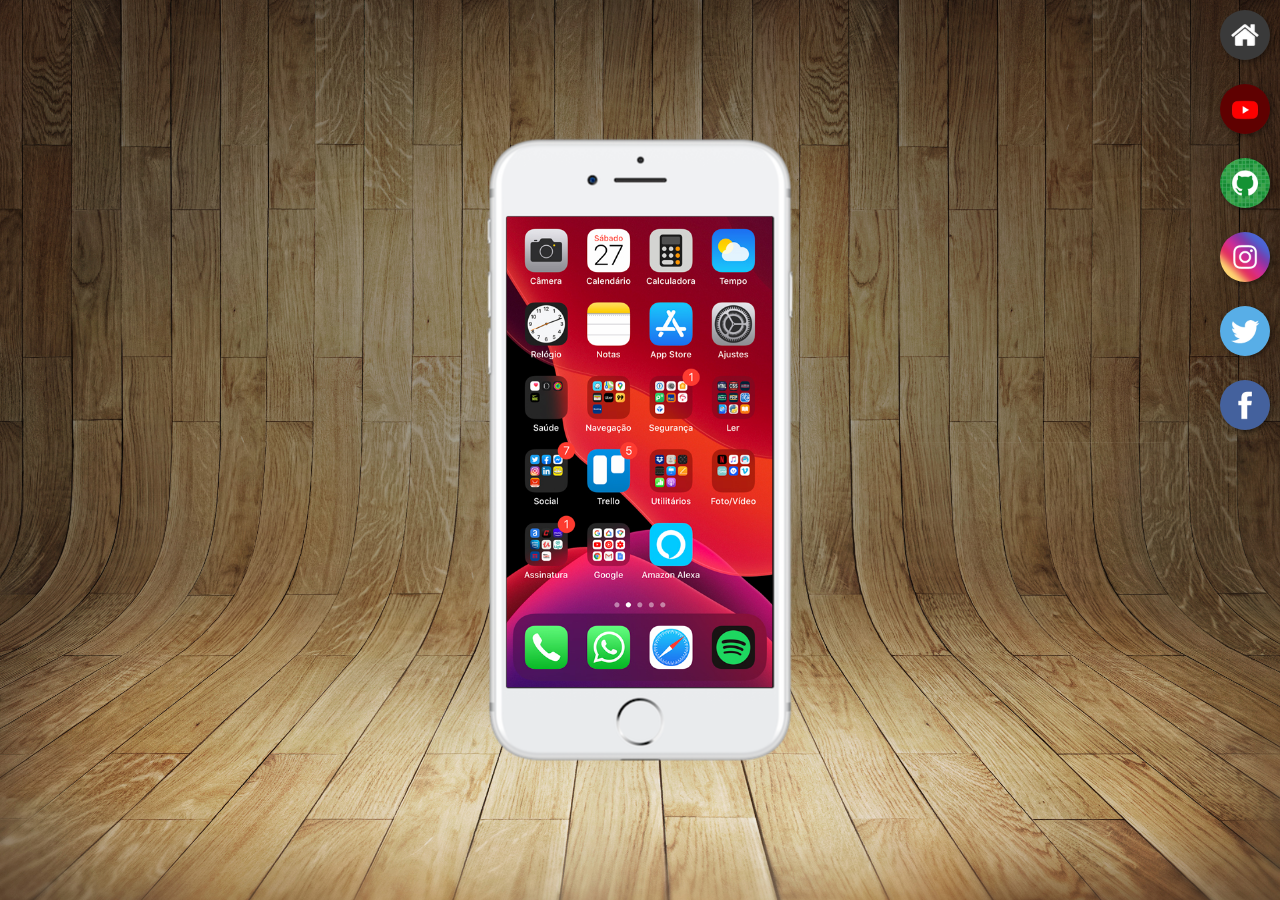
<file: index.html>
<!DOCTYPE html>
<html lang="pt-br">
<head>
    <meta charset="UTF-8">
    <meta http-equiv="X-UA-Compatible" content="IE=edge">
    <meta name="viewport" content="width=device-width, initial-scale=1.0">
    <title>Projeto Redes Sociais</title>
    <link rel="stylesheet" href="style001.css">
    <link rel="shortcut icon" href="favicon.ico" type="image/x-icon">
</head>
<body>
    <main>
        <section id="telefone">
            <iframe src="home.html"  name="tela" id="tela" frameborder="0">
                Seu navegador não é compatível
            </iframe>
        </section>
        <section id="redes-sociais">
            <a href="home.html" target="tela"><img src="imagens/logo-home.jpg" alt="Home"></a><br>
            <a href="youtube.html" target="tela"><img src="imagens/logo-youtube.jpg" alt="Youtube"></a><br>
            <a href="github.html" target="tela"><img src="imagens/logo-github.jpg" alt="GitHub"></a><br>
            <a href="Instagram.html" target="tela"><img src="imagens/logo-instagram.jpg" alt="Instagram"></a><br>
            <a href="twitter.html" target="tela"><img src="imagens/logo-twitter.jpg" alt="Twitter"></a><br>
            <a href="Facebook.html" target="tela"><img src="imagens/logo-facebook.jpg" alt="Facebook"></a><br>
        </section>
    </main>
</body>
</html>
</file>
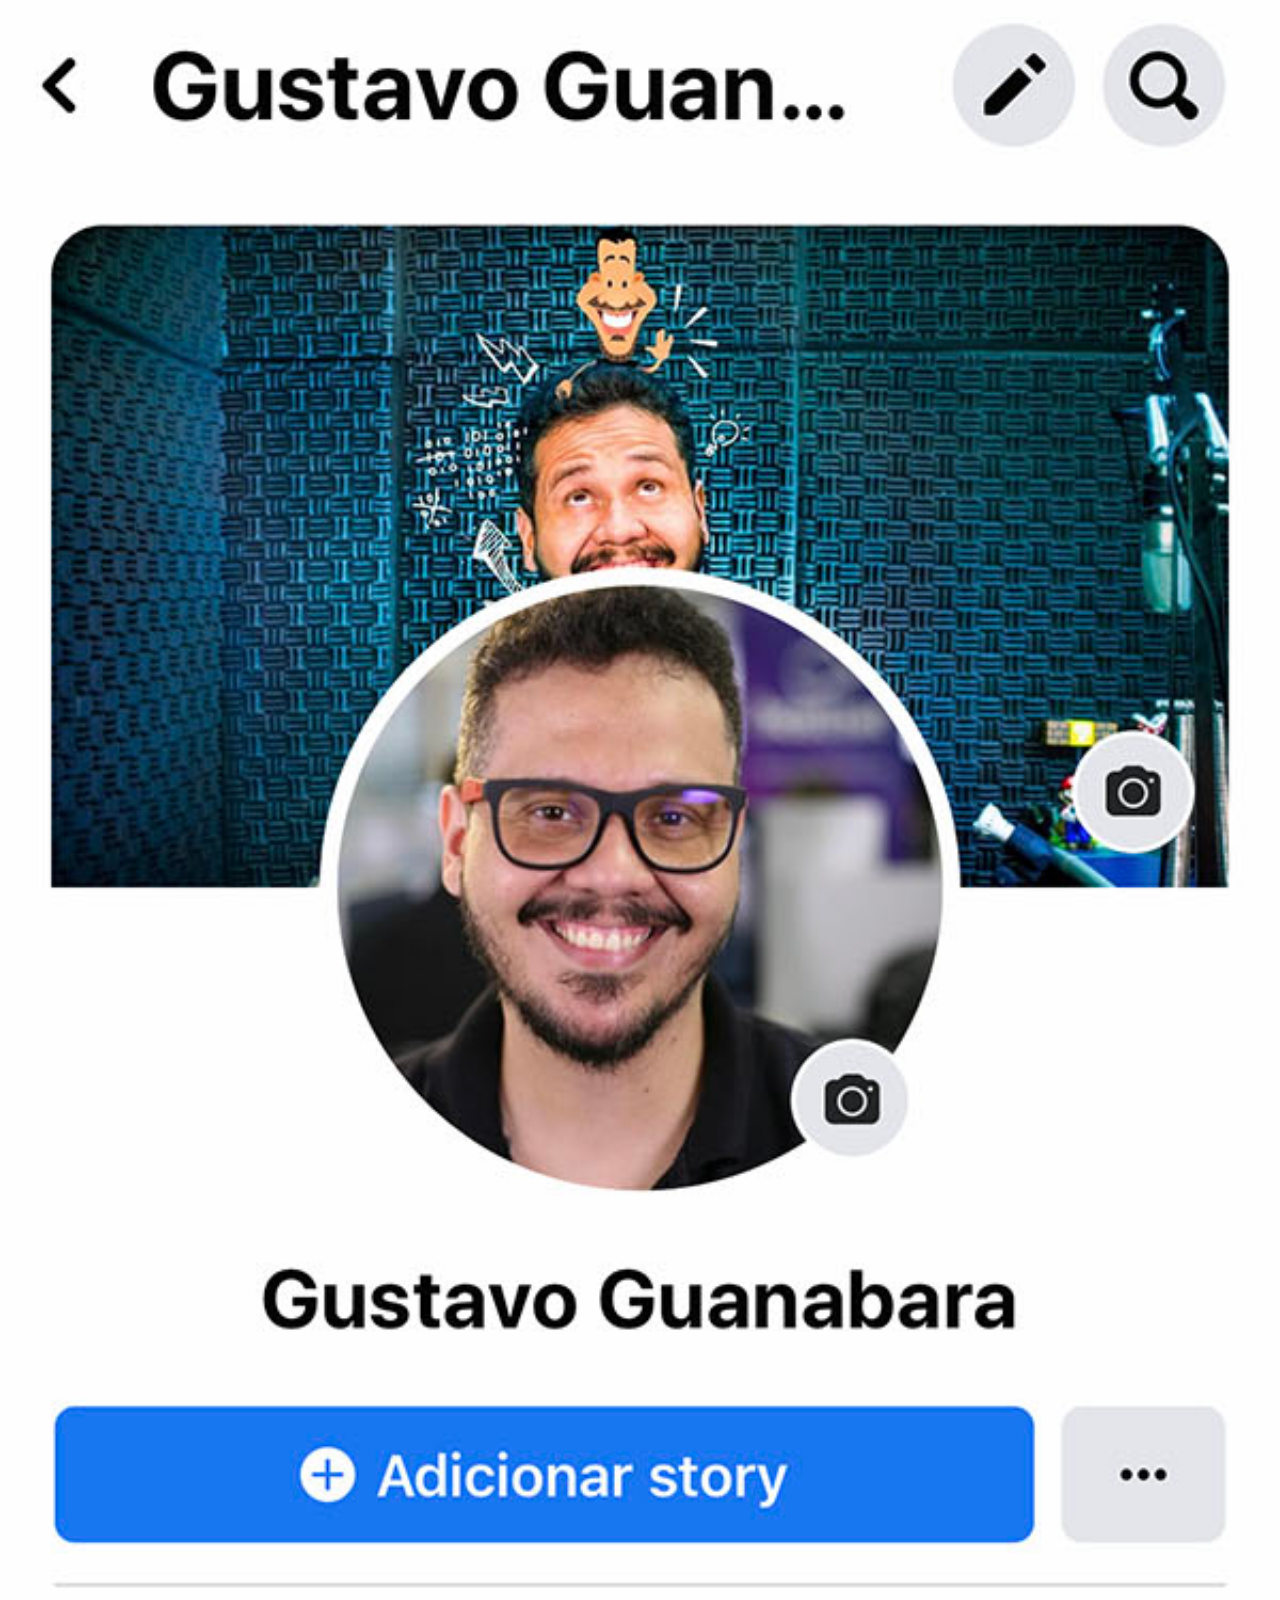
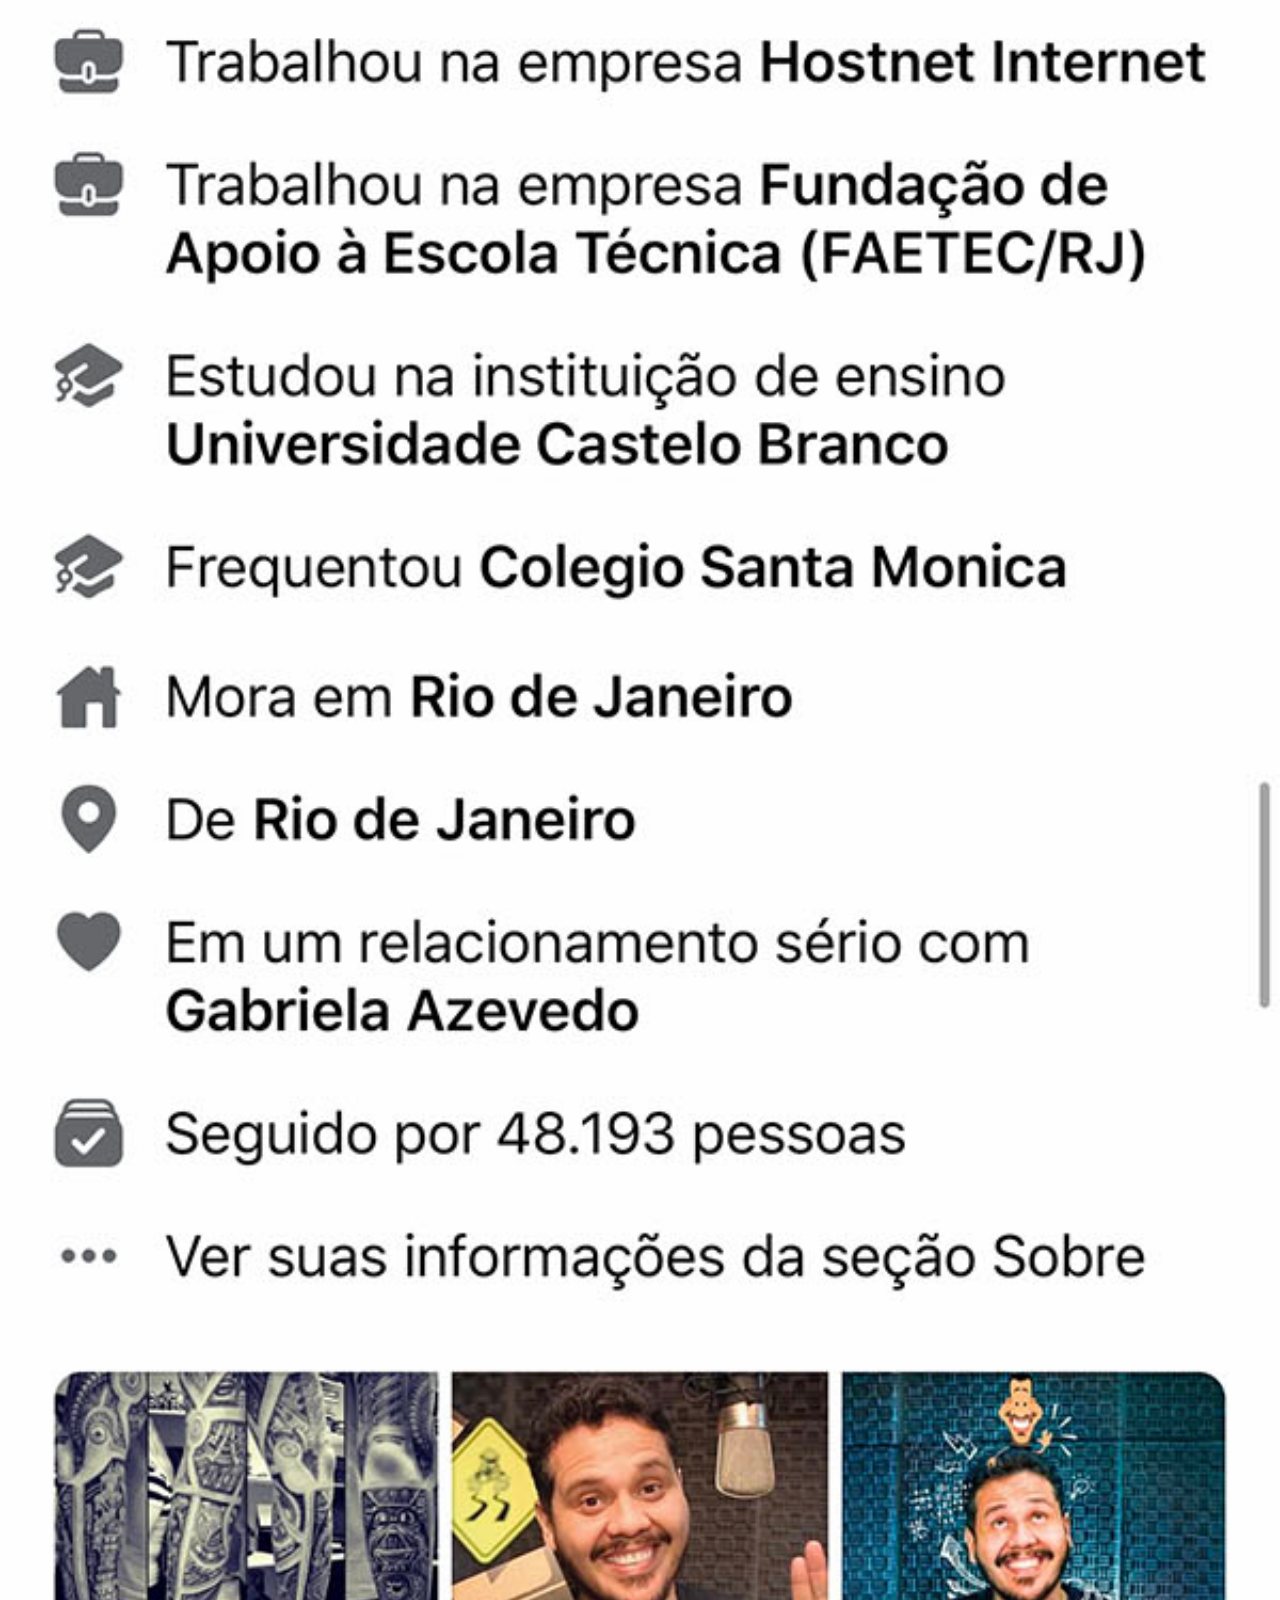
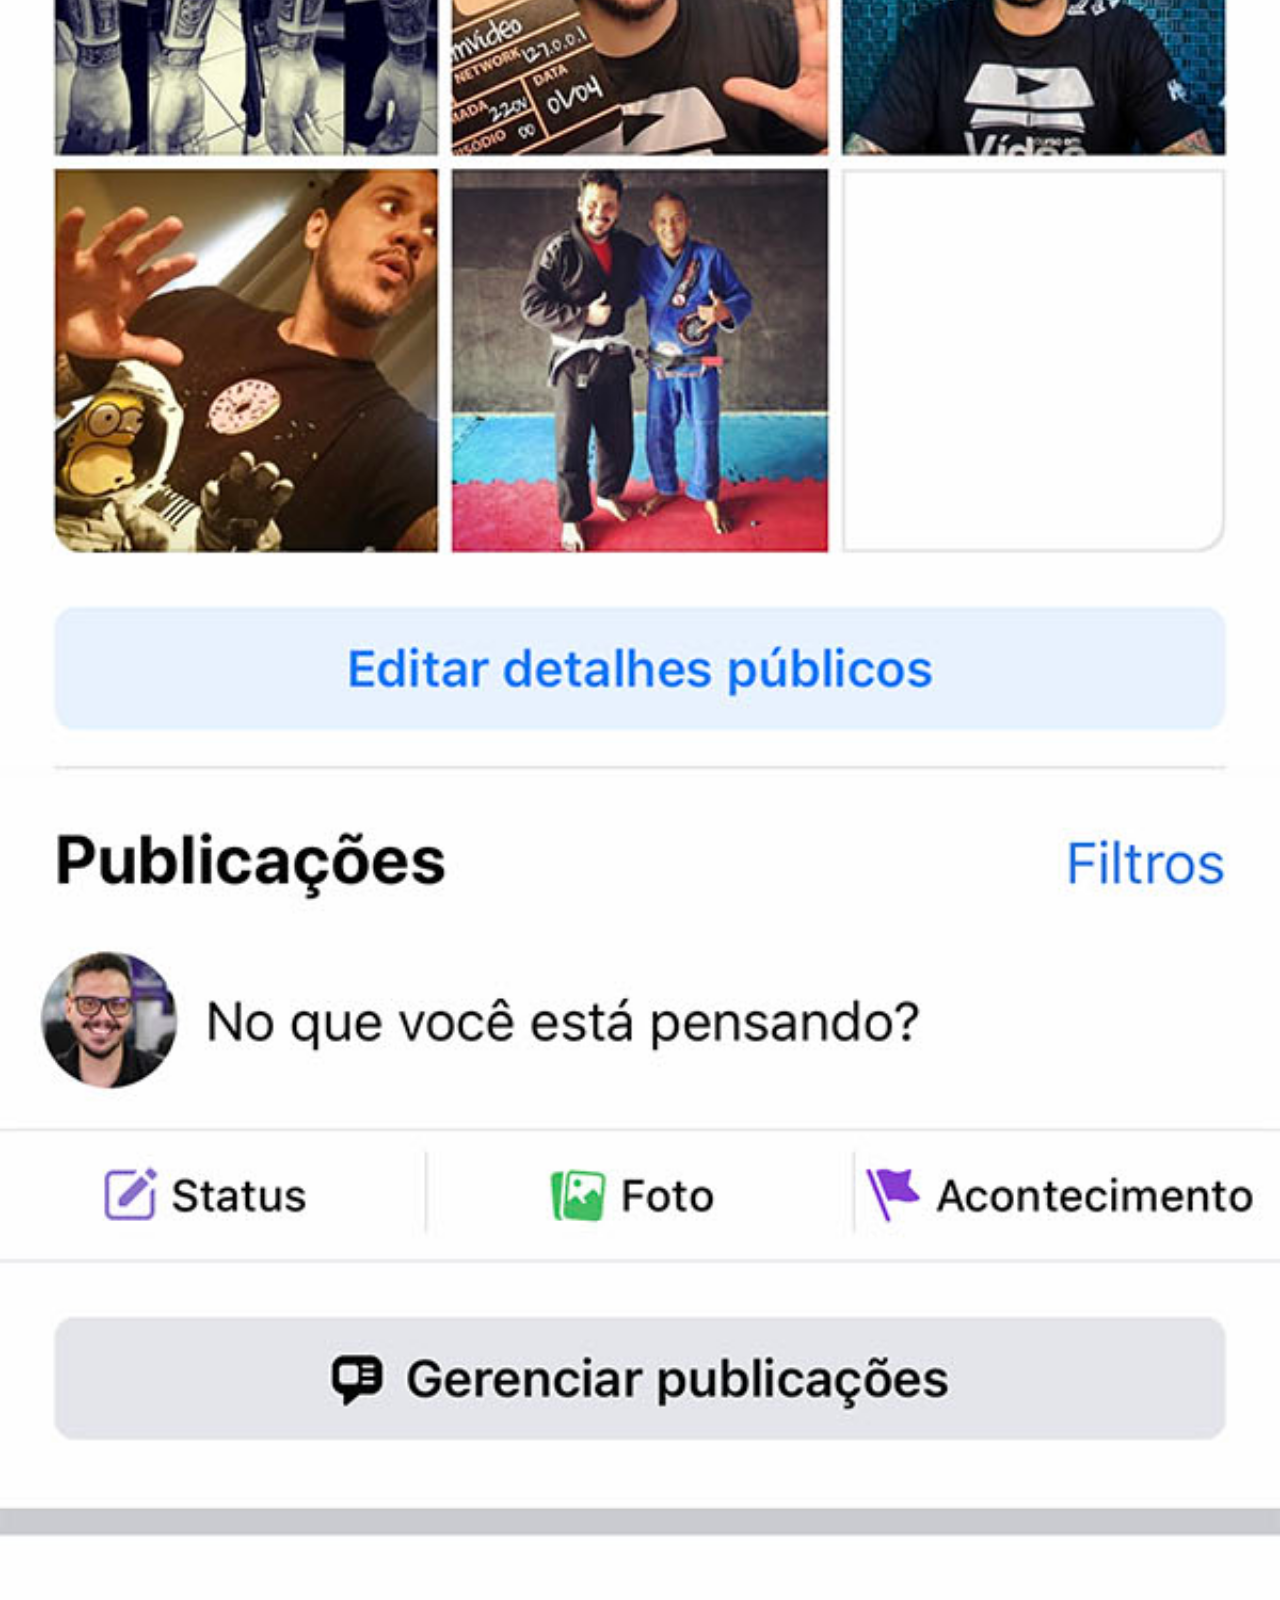
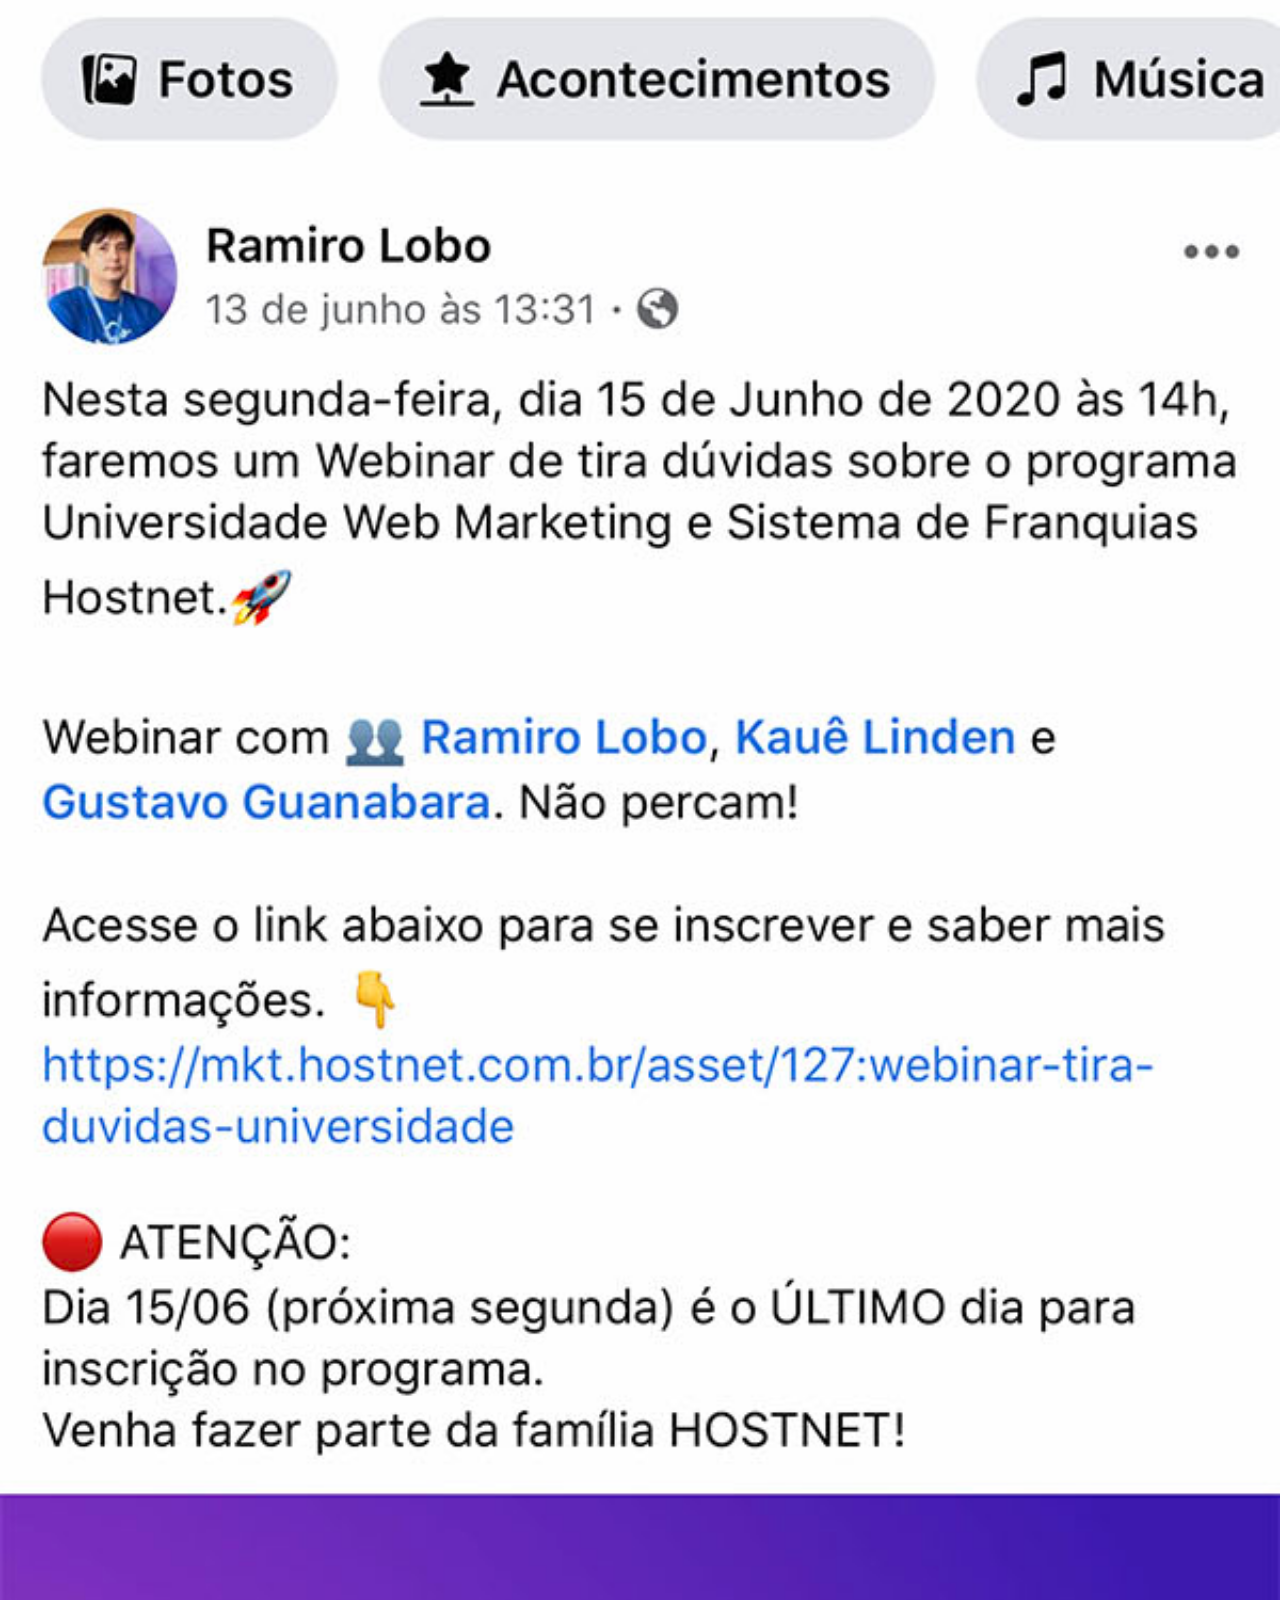
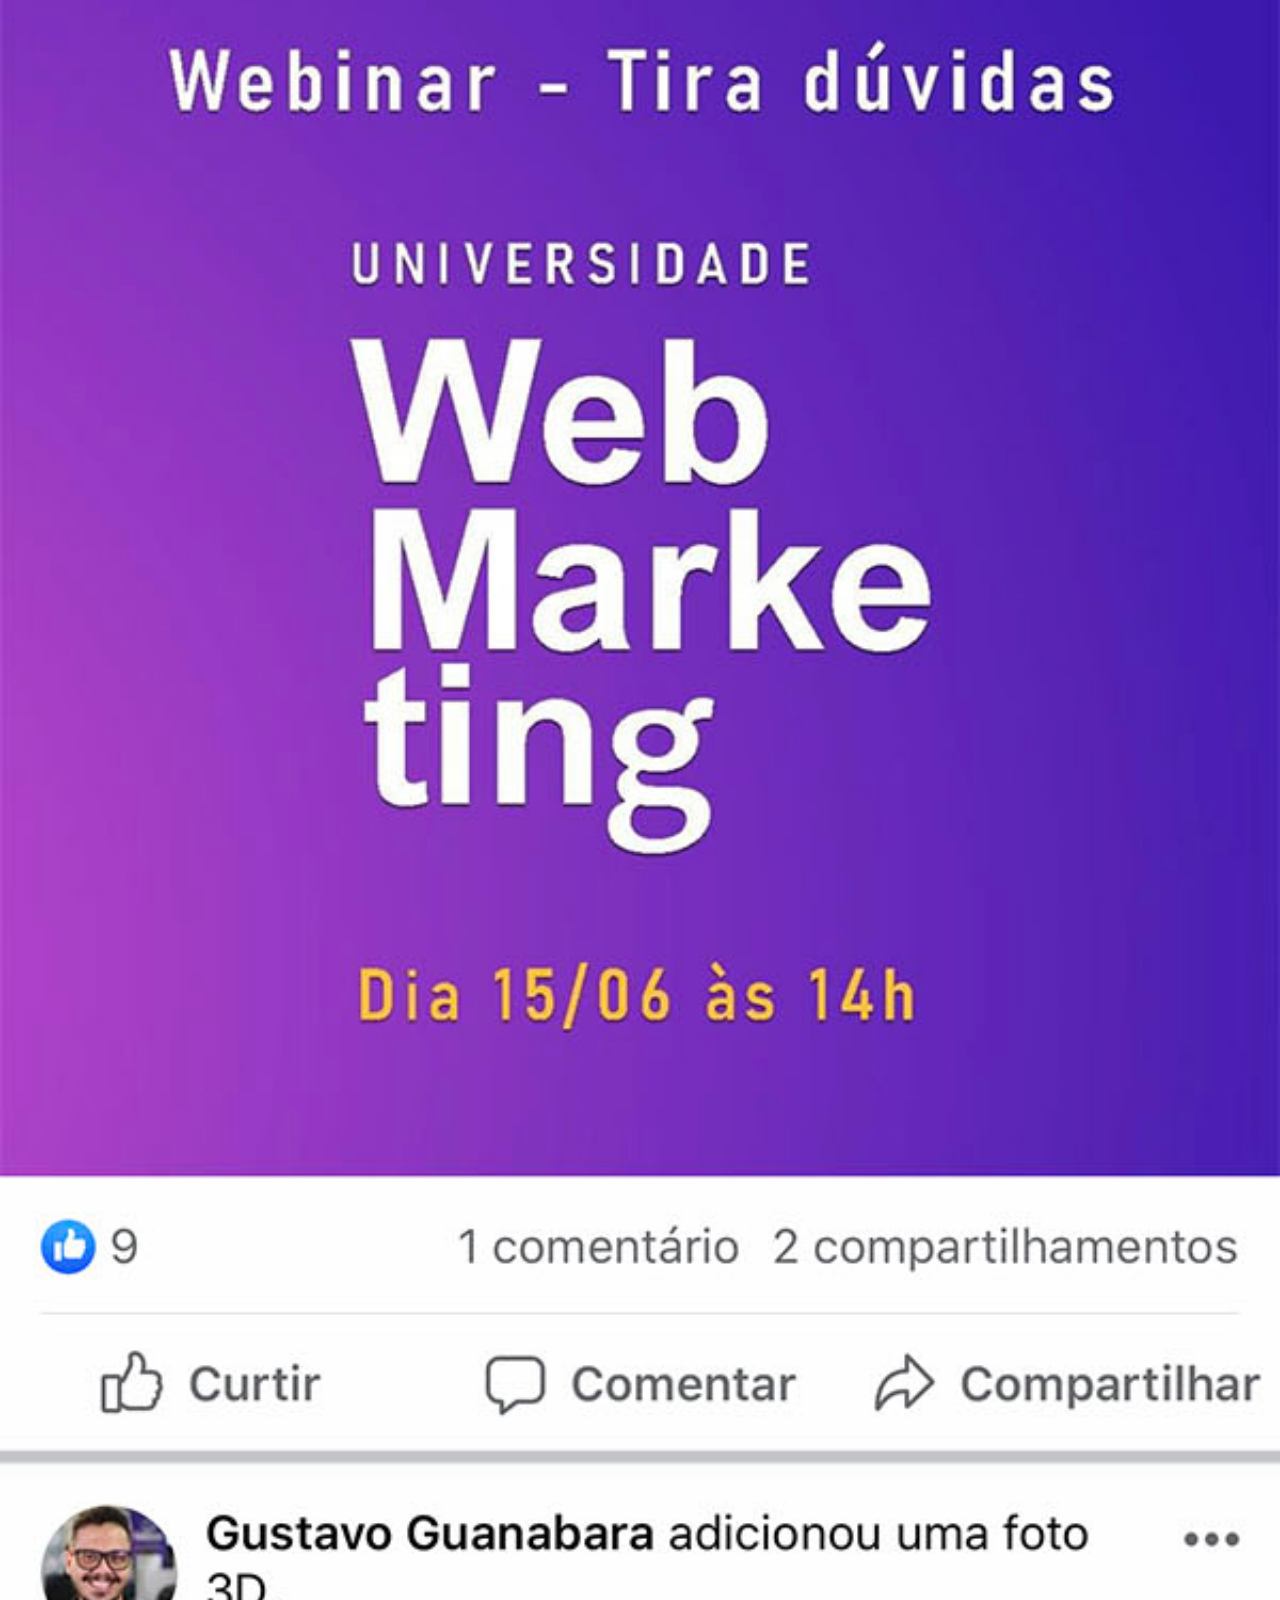
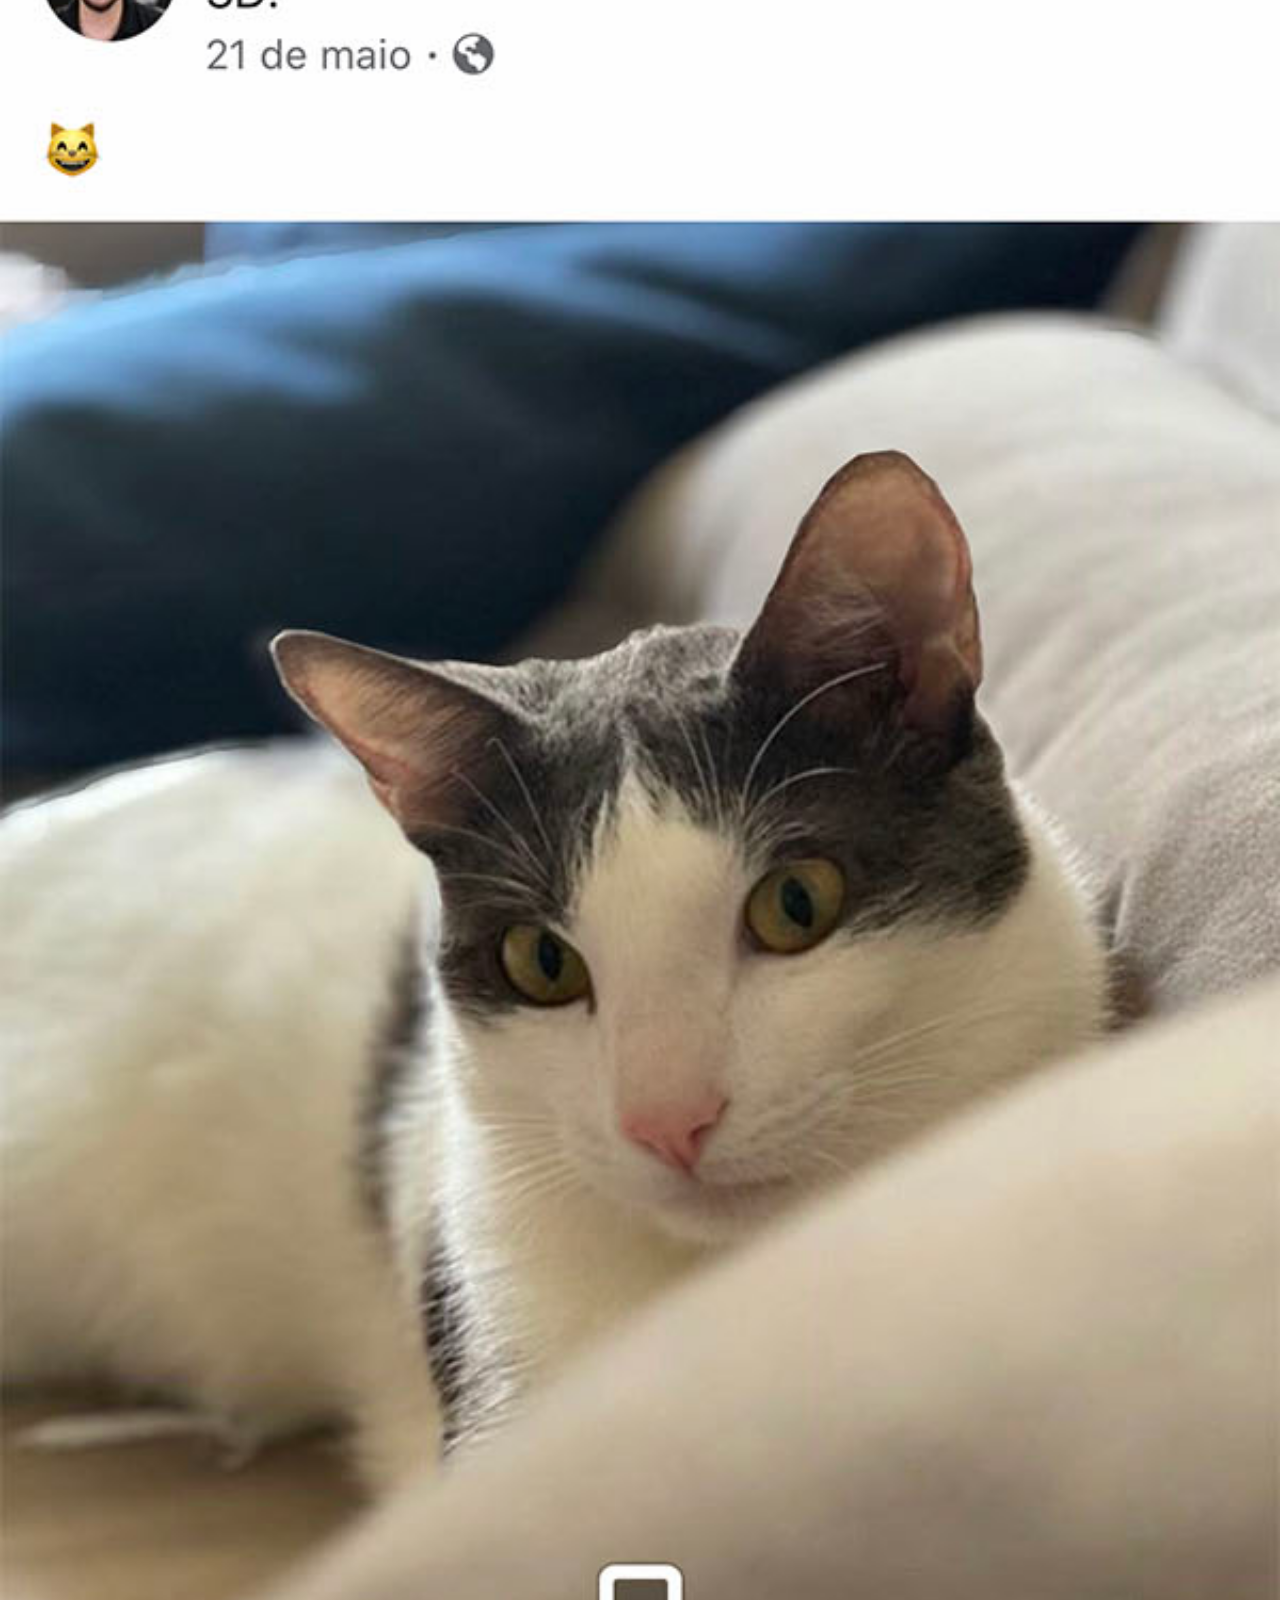
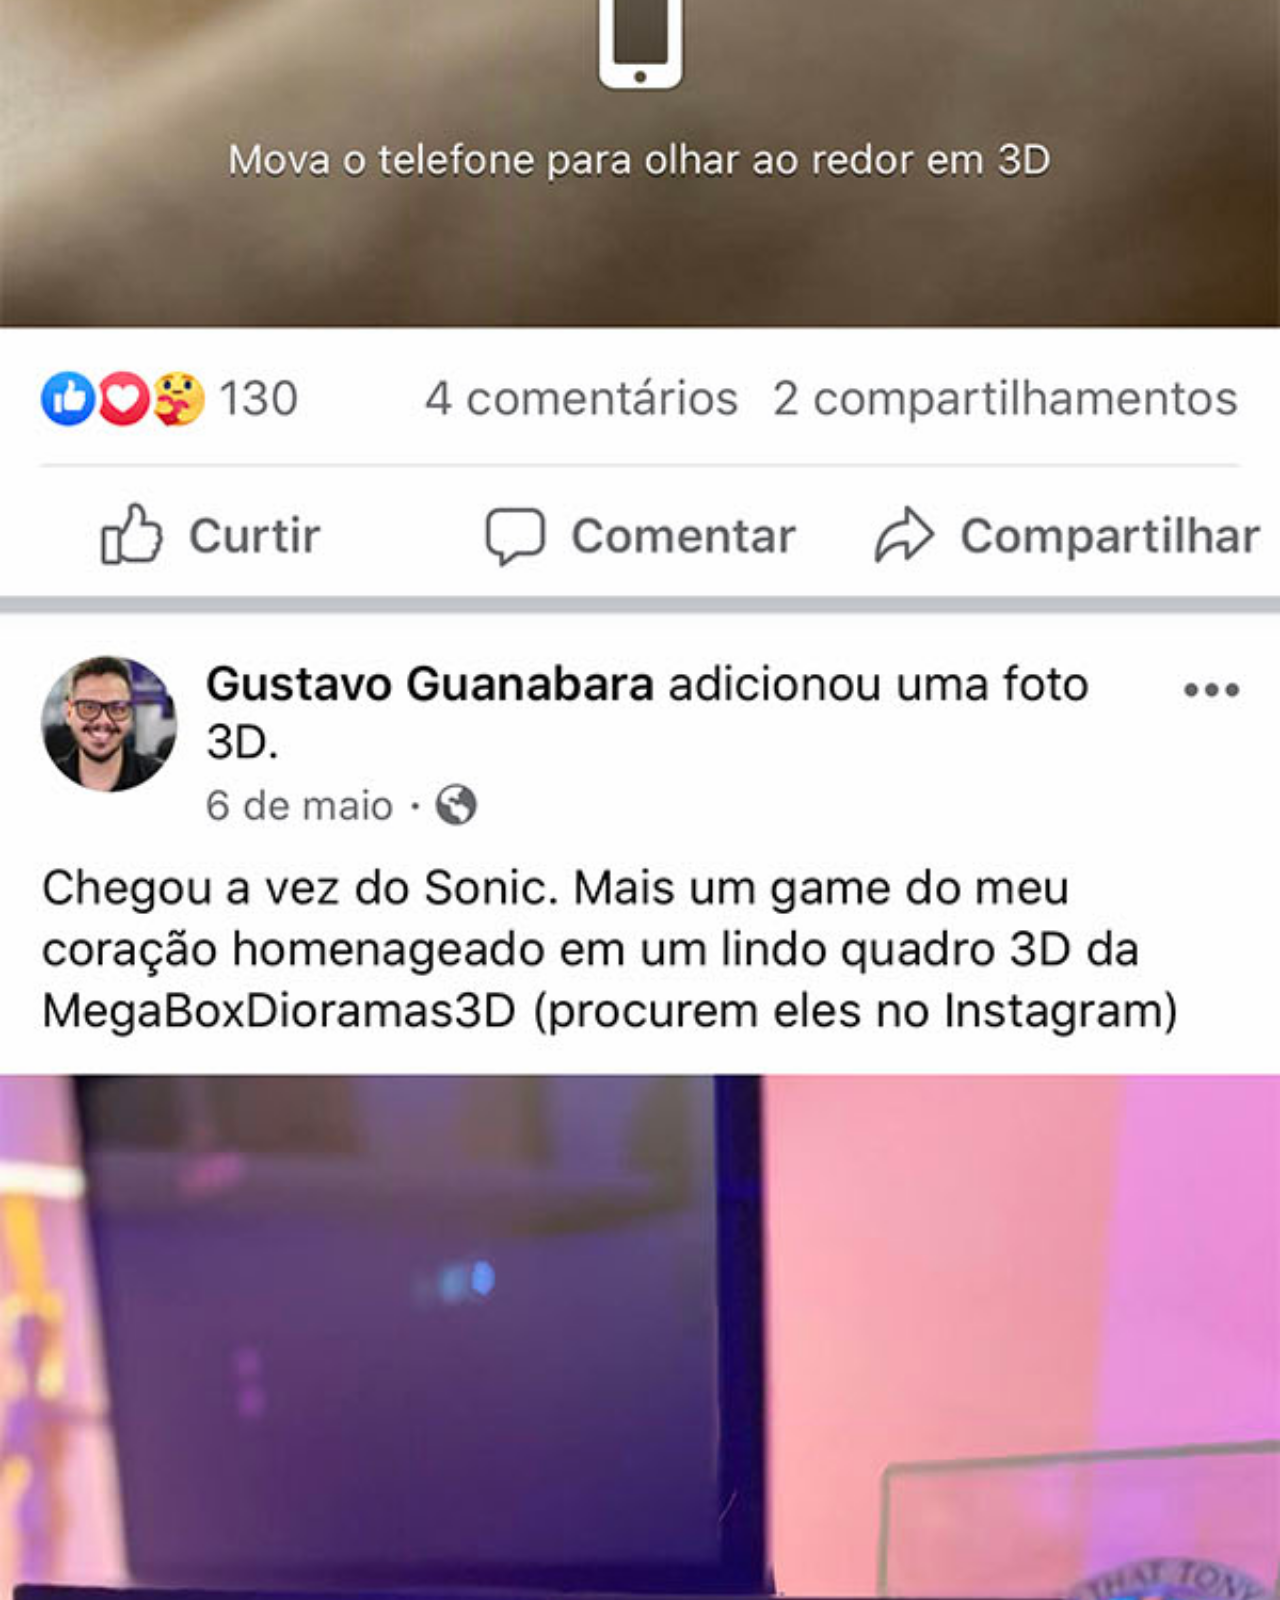
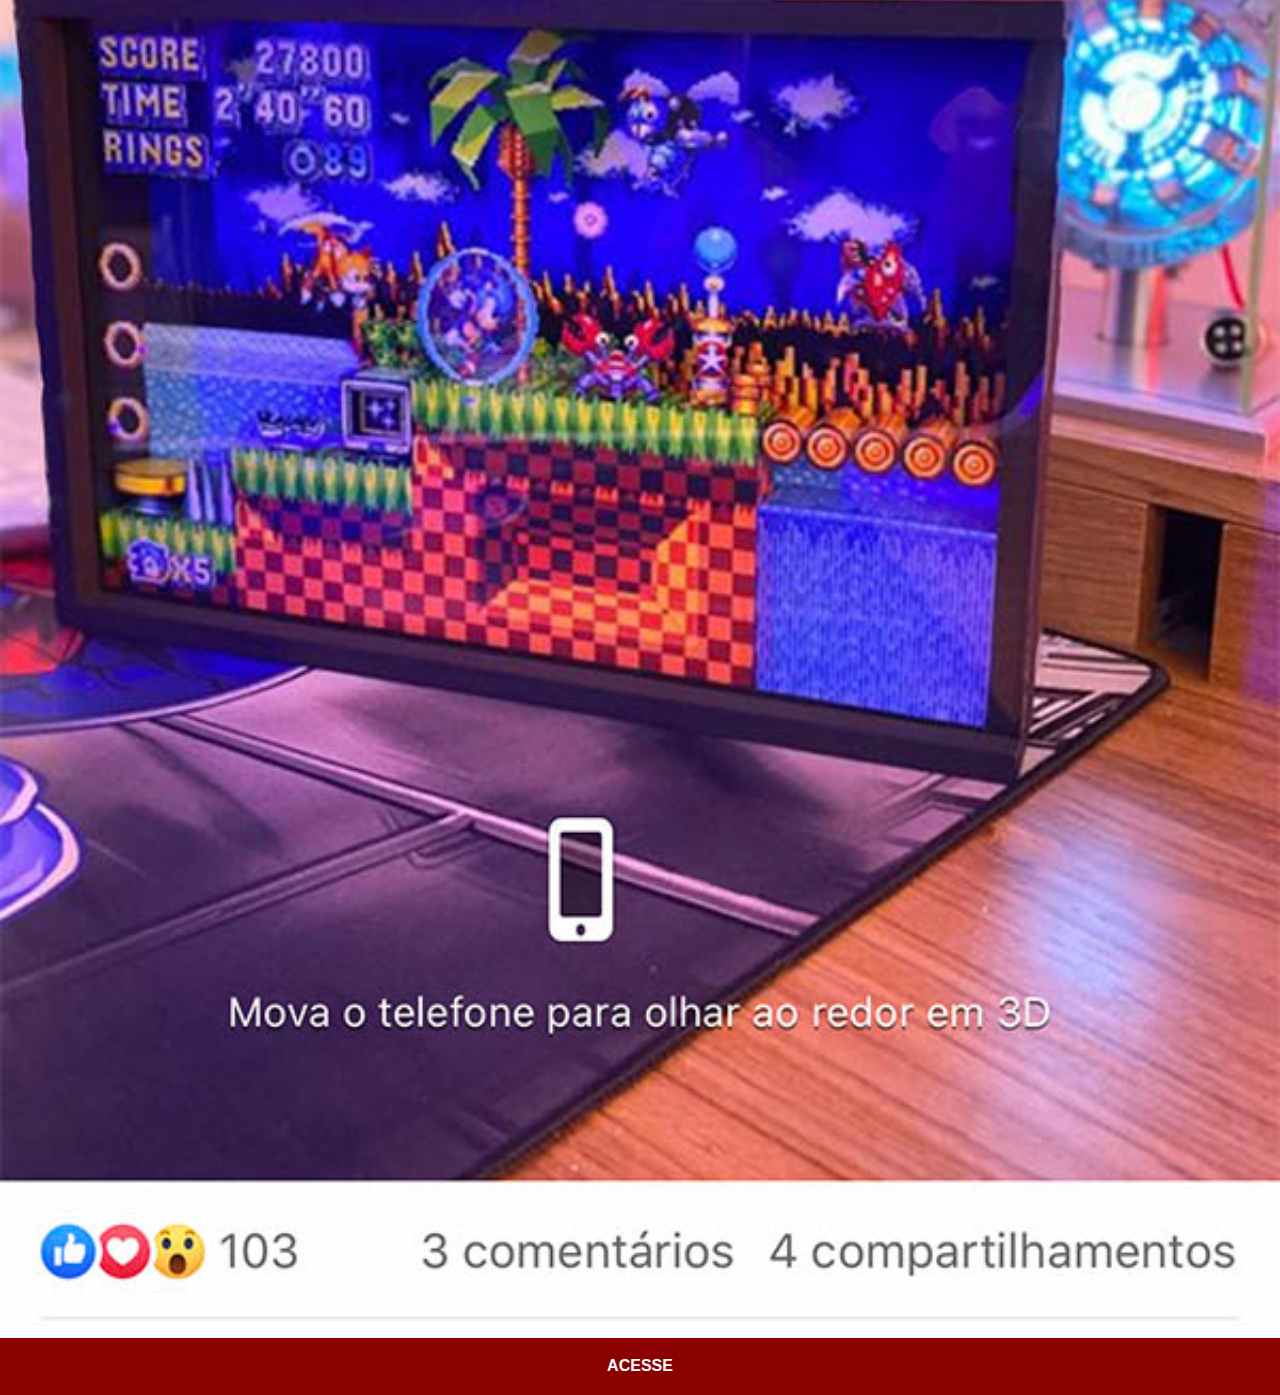
<file: Facebook.html>
<!DOCTYPE html>
<html lang="pt-br">
<head>
    <meta charset="UTF-8">
    <meta http-equiv="X-UA-Compatible" content="IE=edge">
    <meta name="viewport" content="width=device-width, initial-scale=1.0">
    <title>Youtube</title>
    <link rel="stylesheet" href="style002.css">
</head>
<body>
    <img src="imagens/tela-facebook.jpg" alt="Facebook">
    <a href="https://facebook.com/" target="_blank">ACESSE</a>
</body>
</html>
</file>
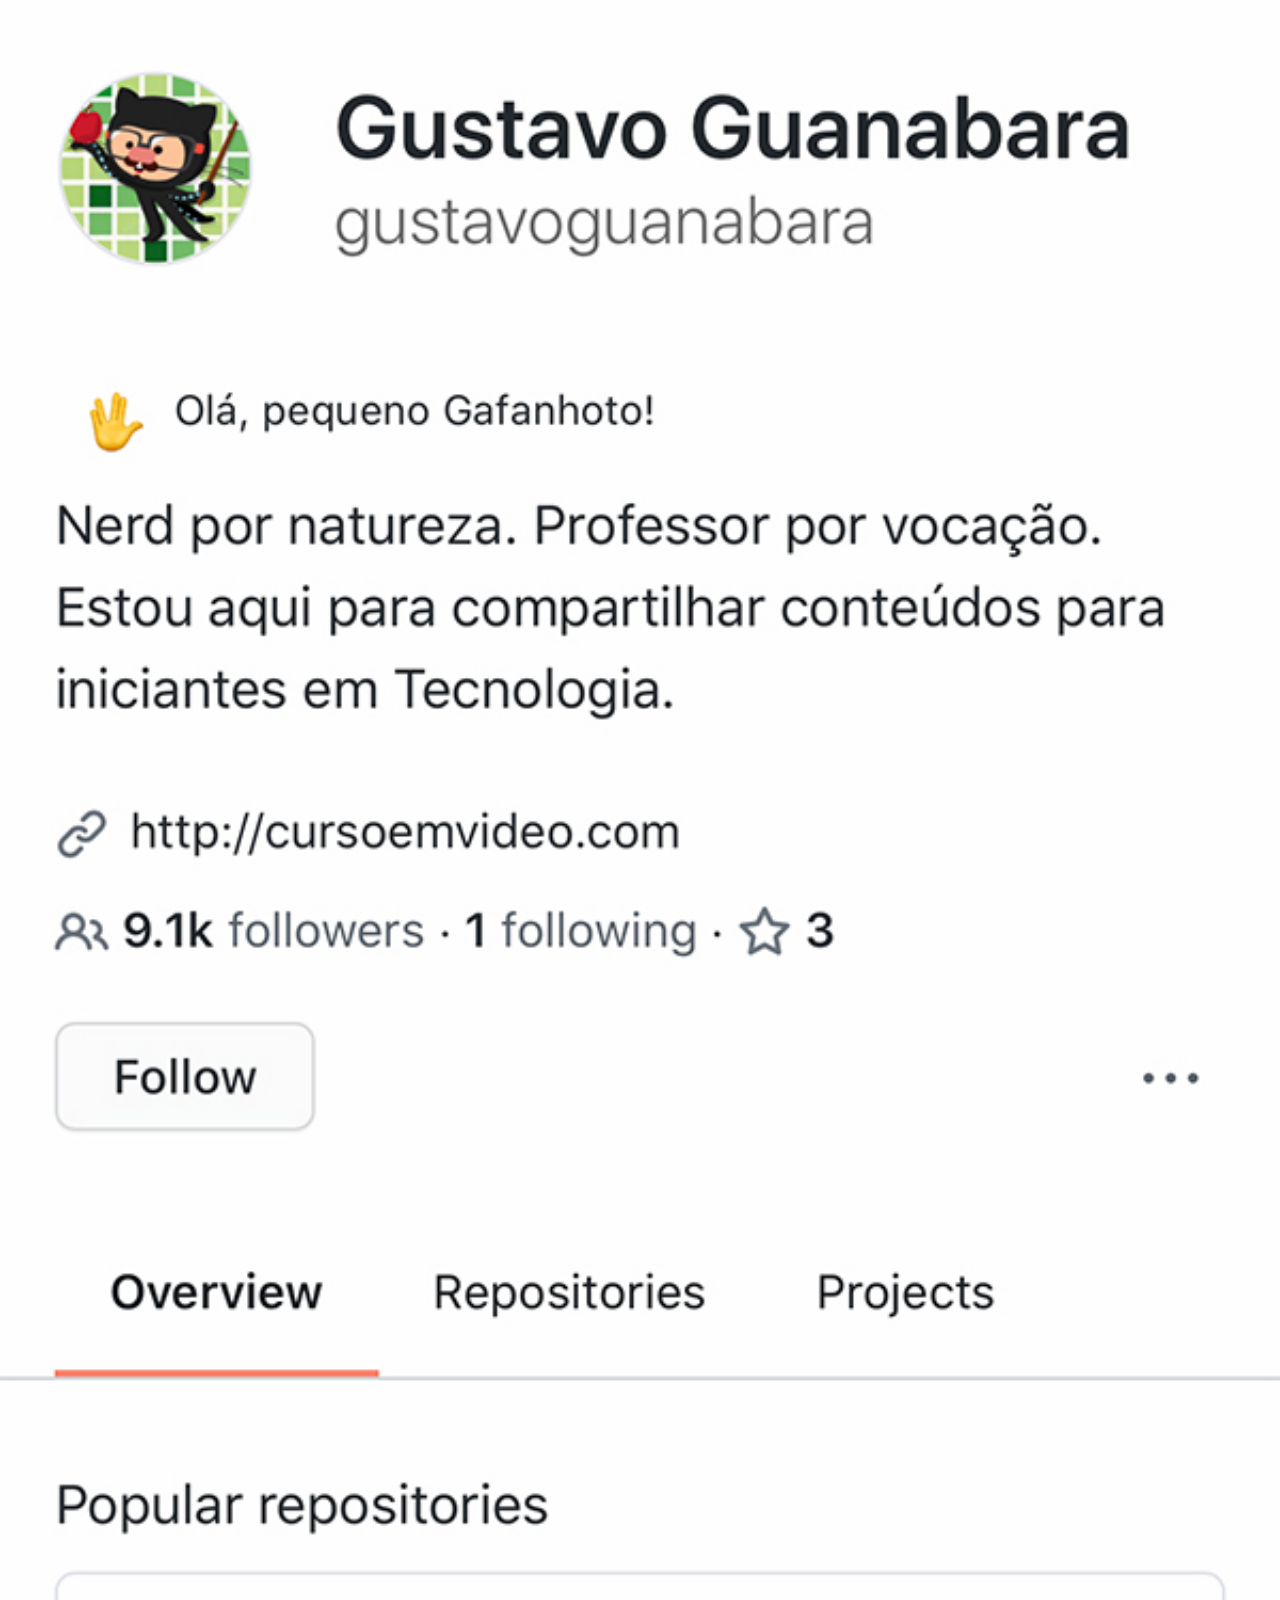
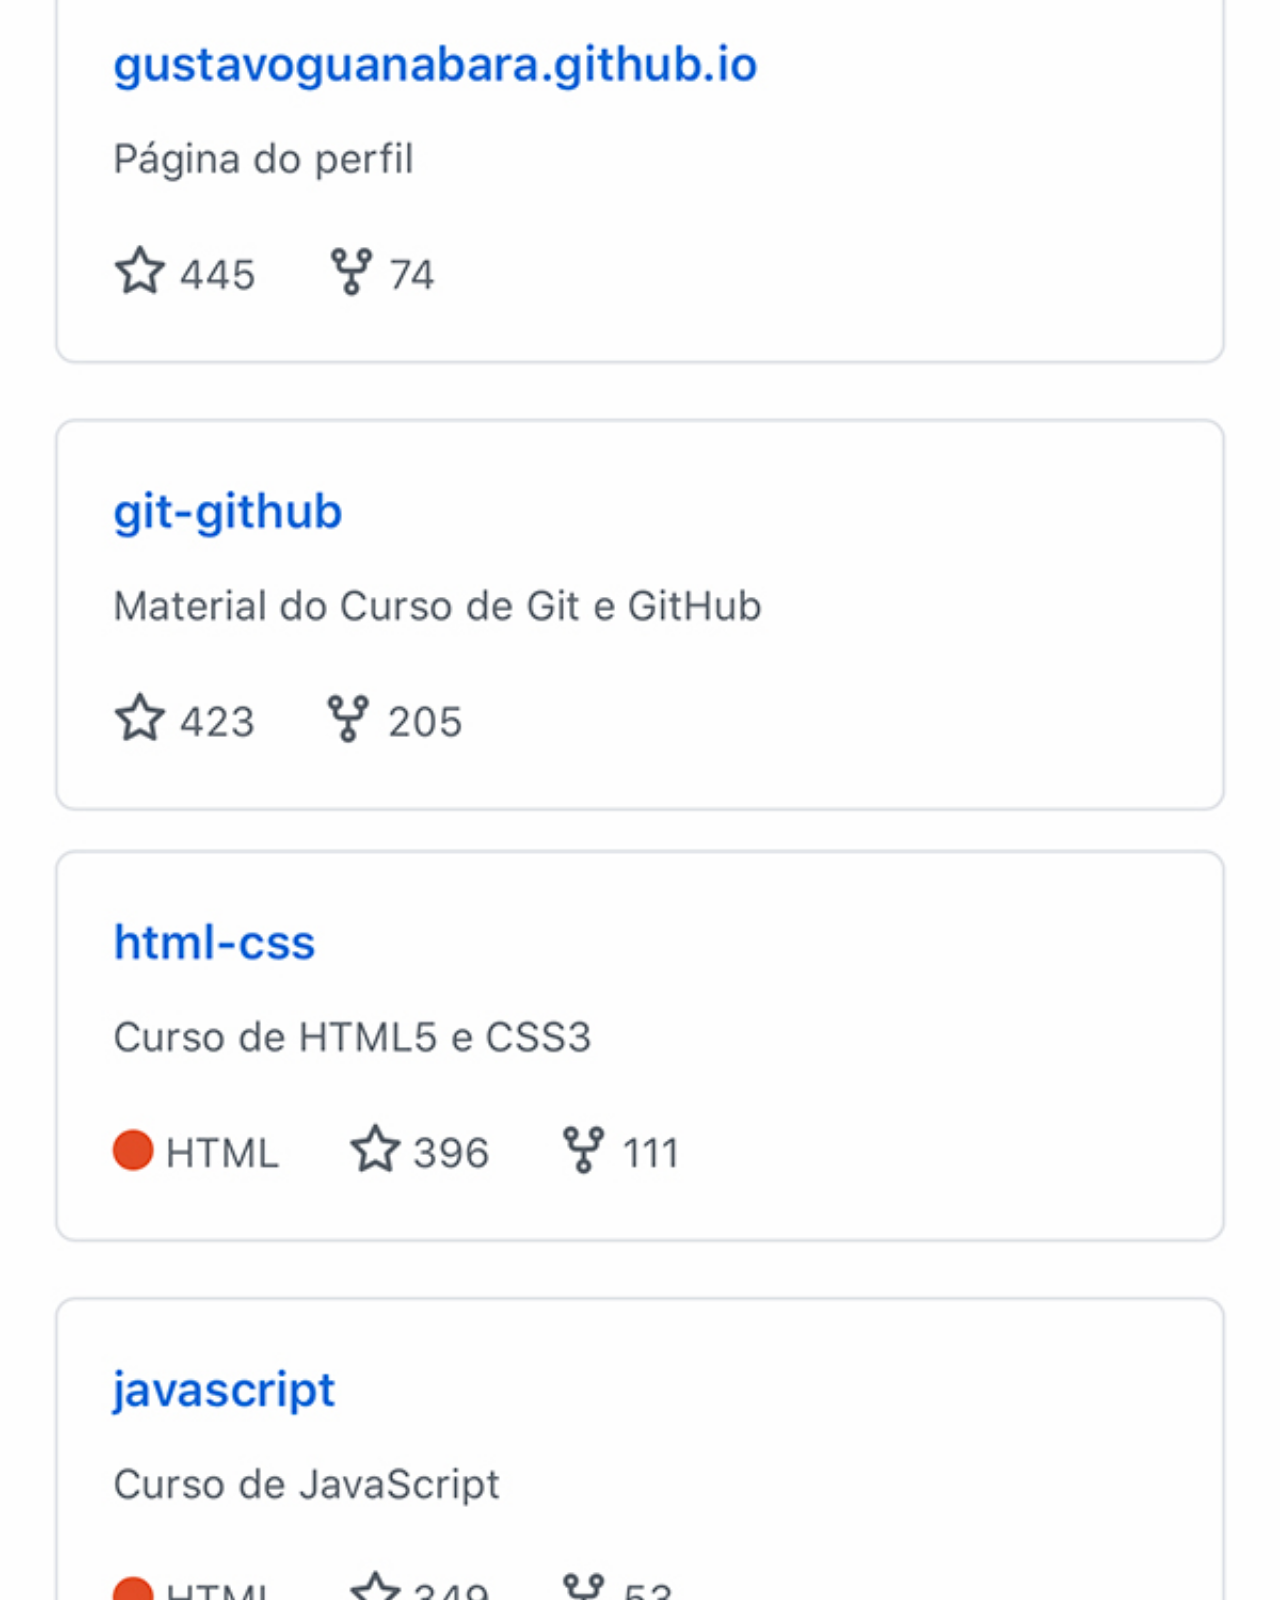
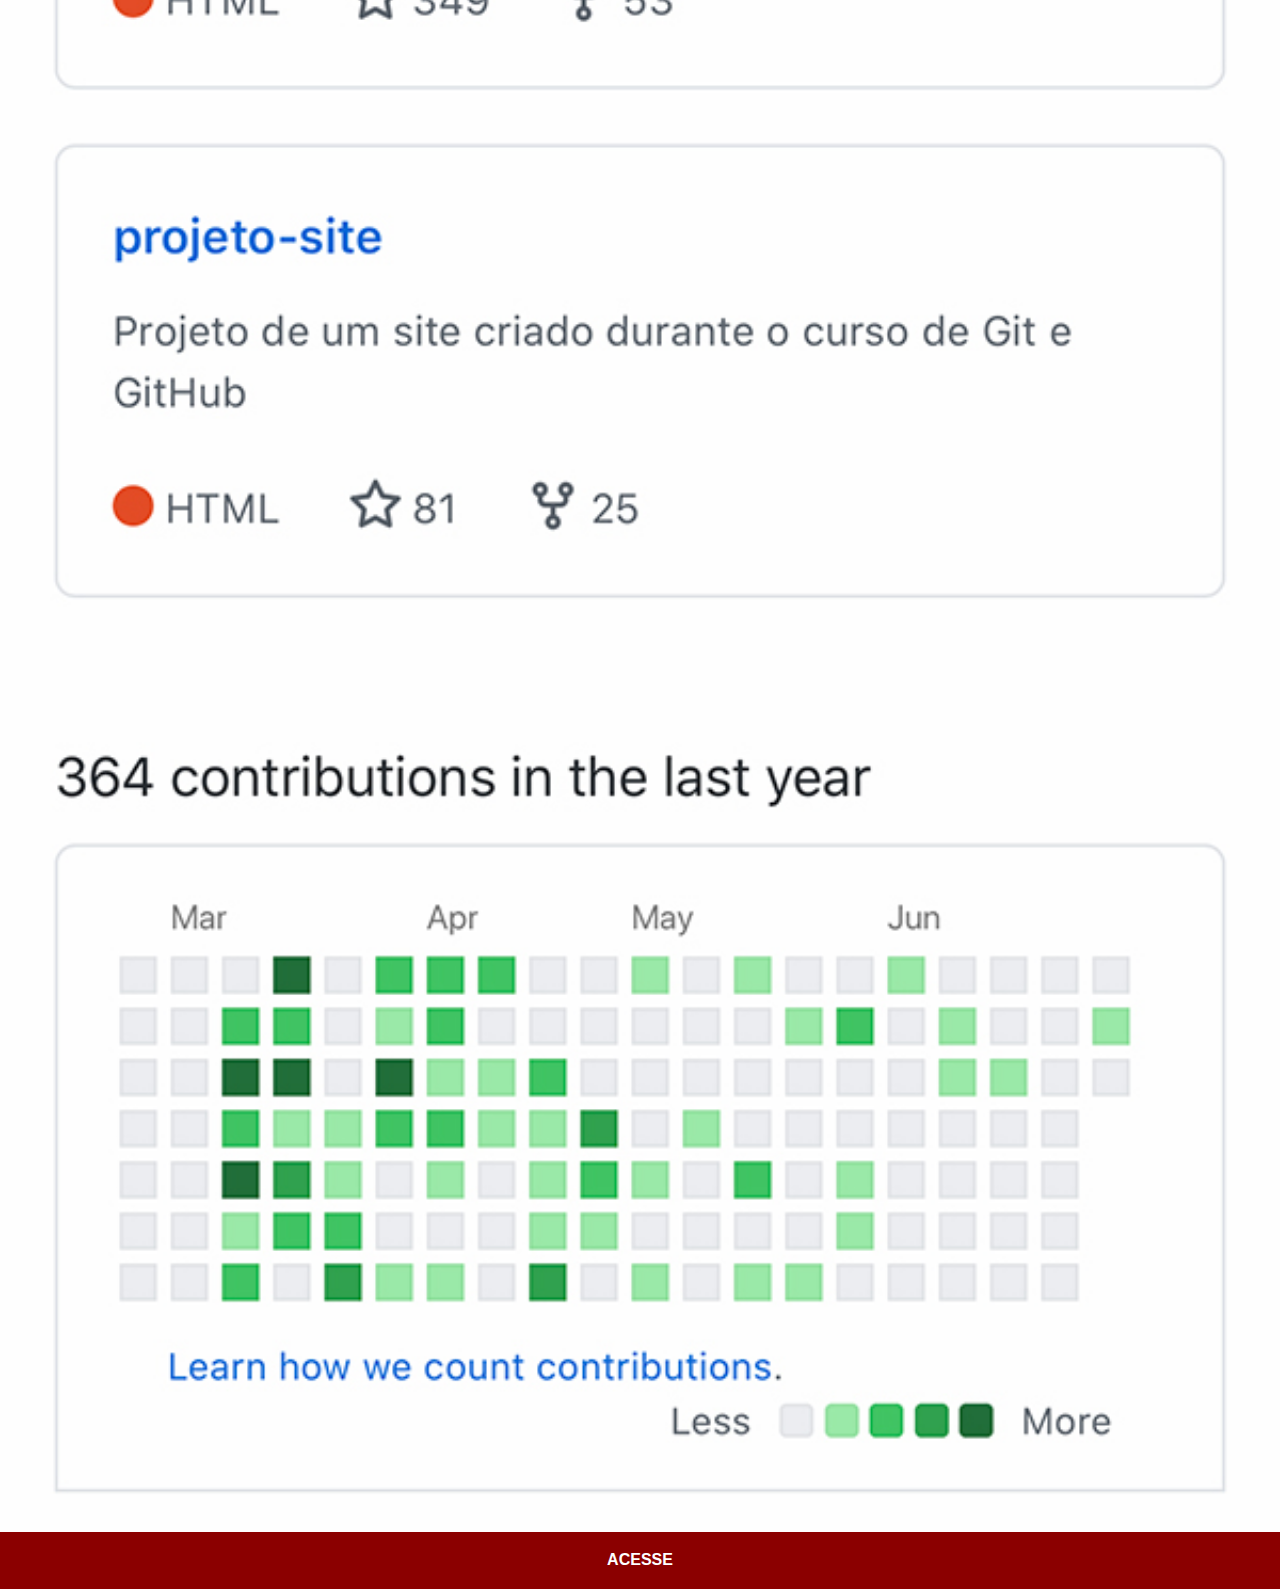
<file: github.html>
<!DOCTYPE html>
<html lang="pt-br">
<head>
    <meta charset="UTF-8">
    <meta http-equiv="X-UA-Compatible" content="IE=edge">
    <meta name="viewport" content="width=device-width, initial-scale=1.0">
    <title>Youtube</title>
    <link rel="stylesheet" href="style002.css">
</head>
<body>
    <img src="imagens/tela-github.jpg" alt="GitHub">
    <a href="https://github.com/Daniel-Lucena23" target="_blank">ACESSE</a>
</body>
</html>
</file>
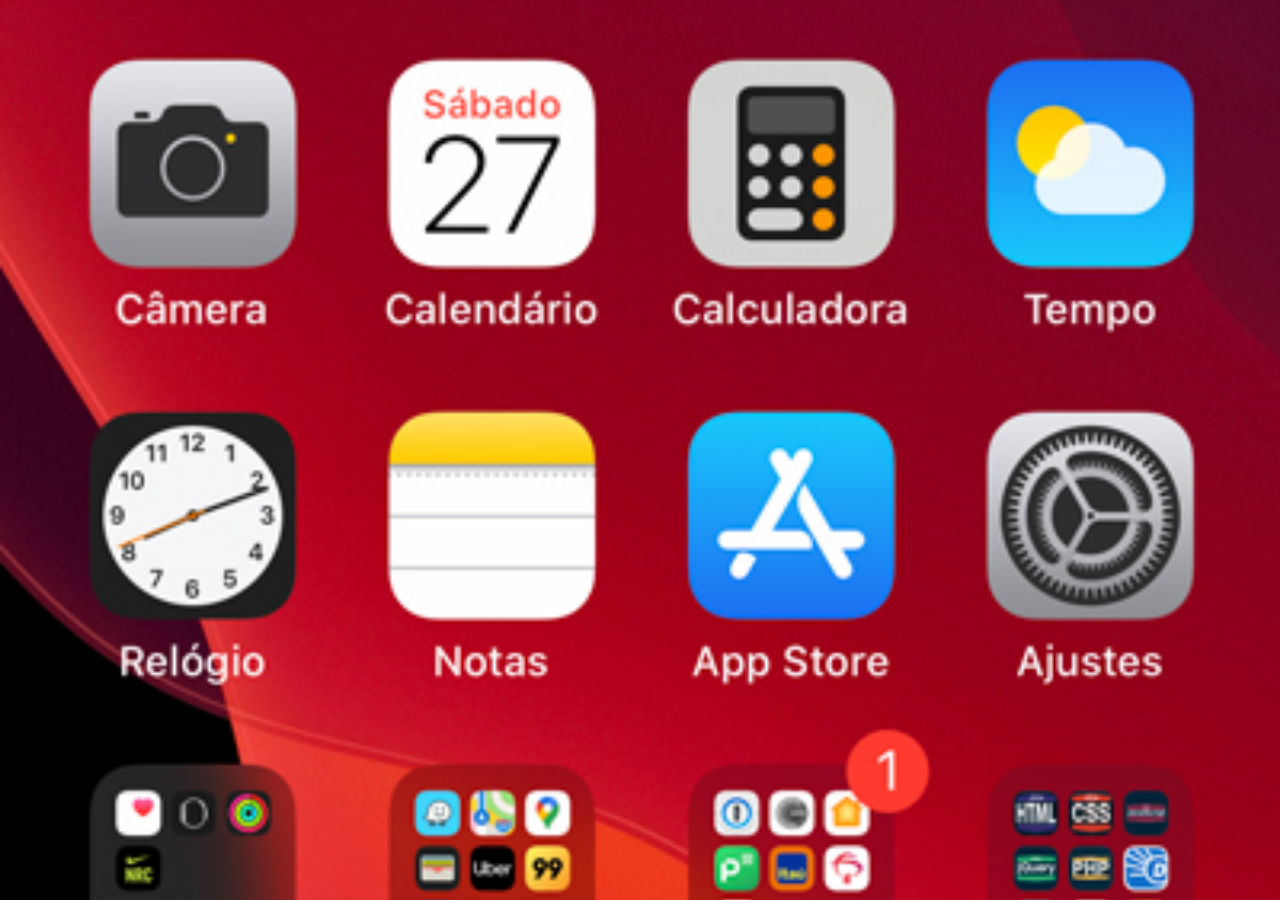
<file: home.html>
<!DOCTYPE html>
<html lang="pt-br">
<head>
    <meta charset="UTF-8">
    <meta http-equiv="X-UA-Compatible" content="IE=edge">
    <meta name="viewport" content="width=device-width, initial-scale=1.0">
    <title>Home</title>
</head>
<style>
    *{
        margin: 0px;
        padding: 0px;
    }

    body {
        width: 100vw;
        height: 100vh;
        background: black url('imagens/tela-home.jpg') no-repeat top center;
        background-size: cover;
    }
</style>
<body>
    
</body>
</html>
</file>
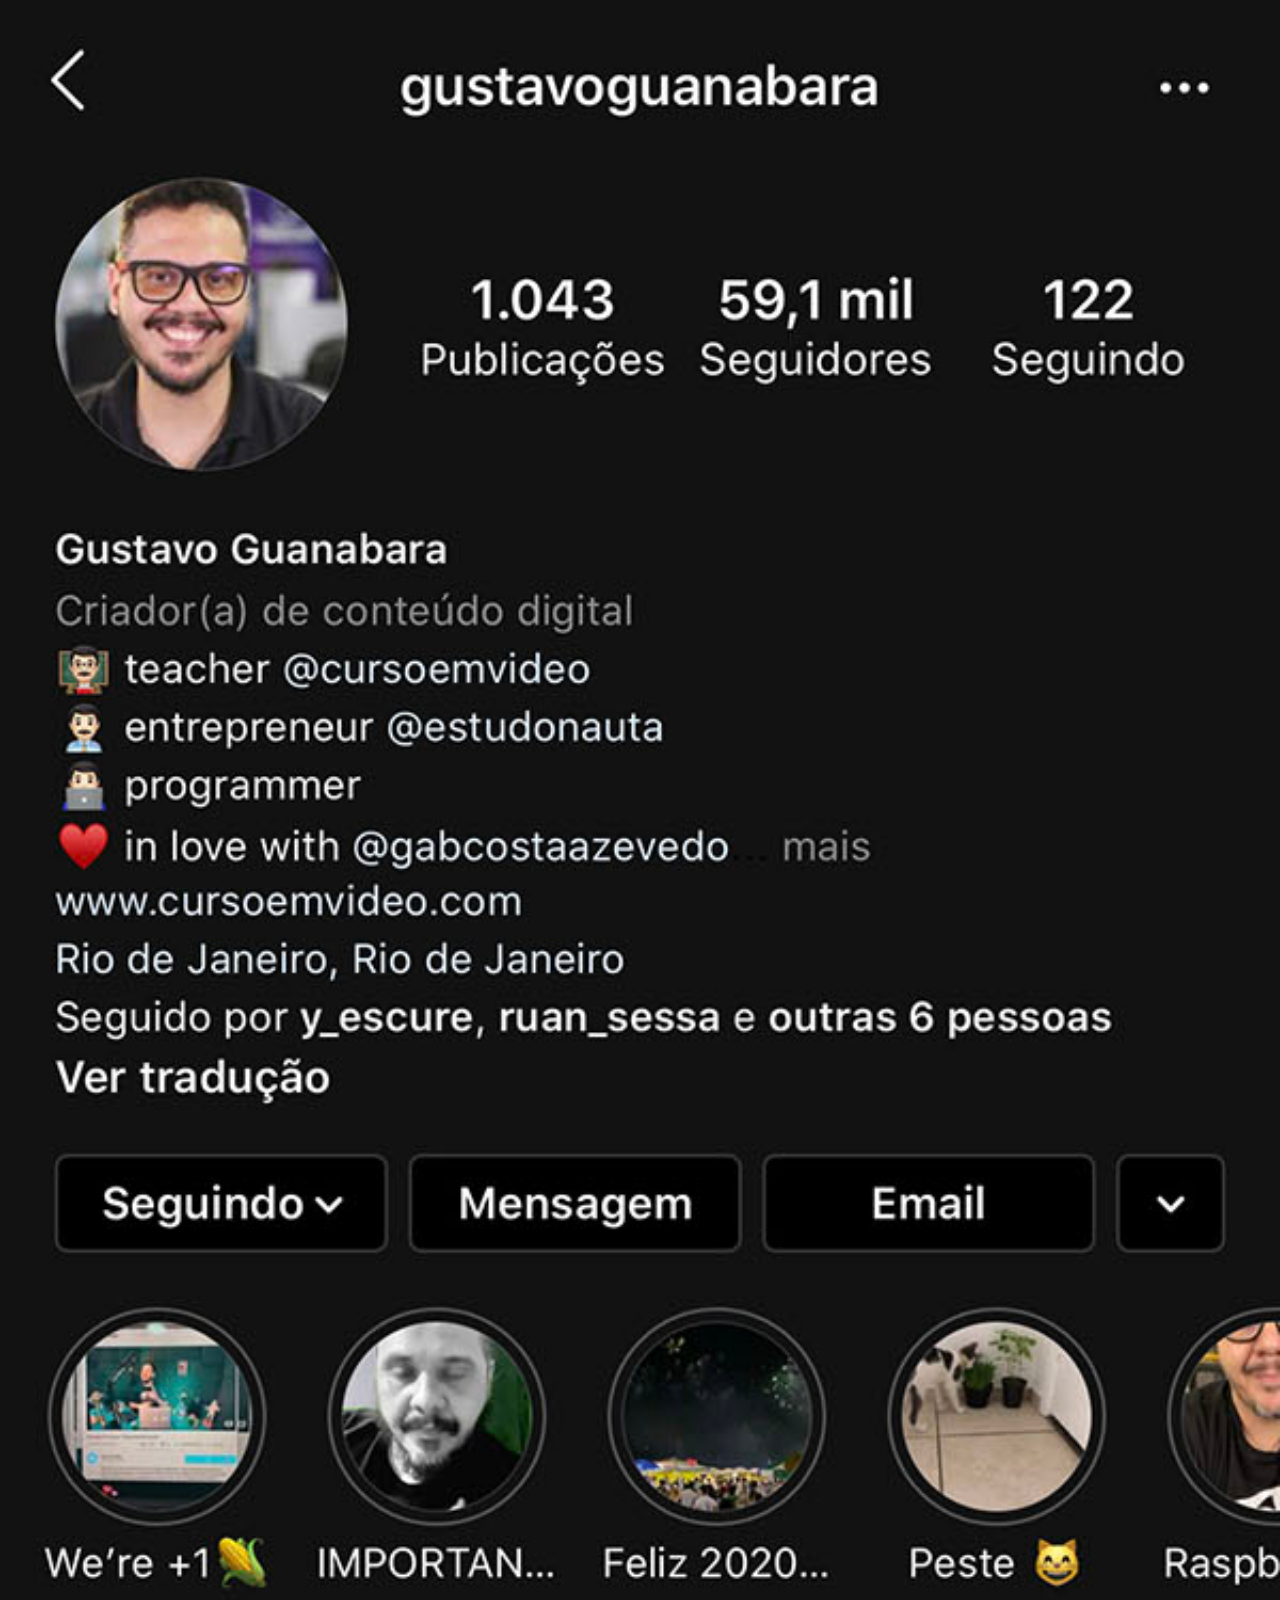
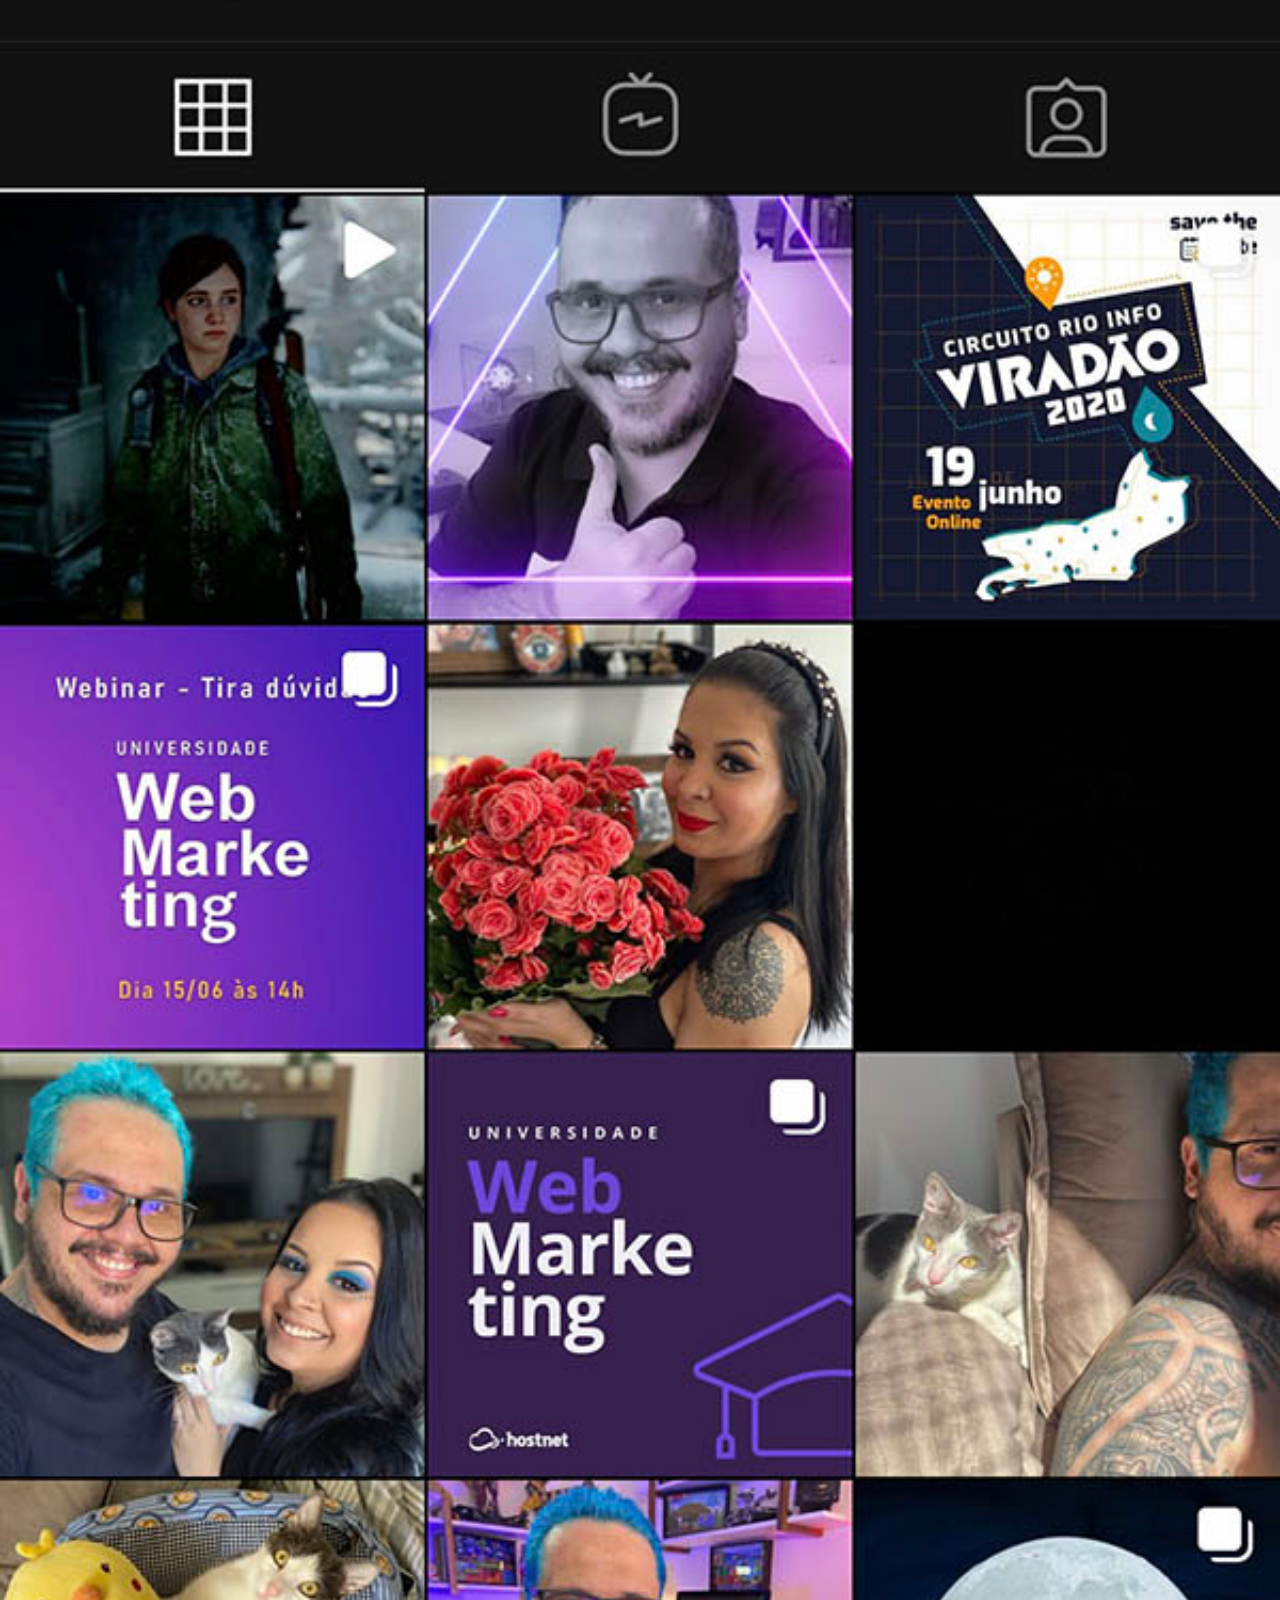
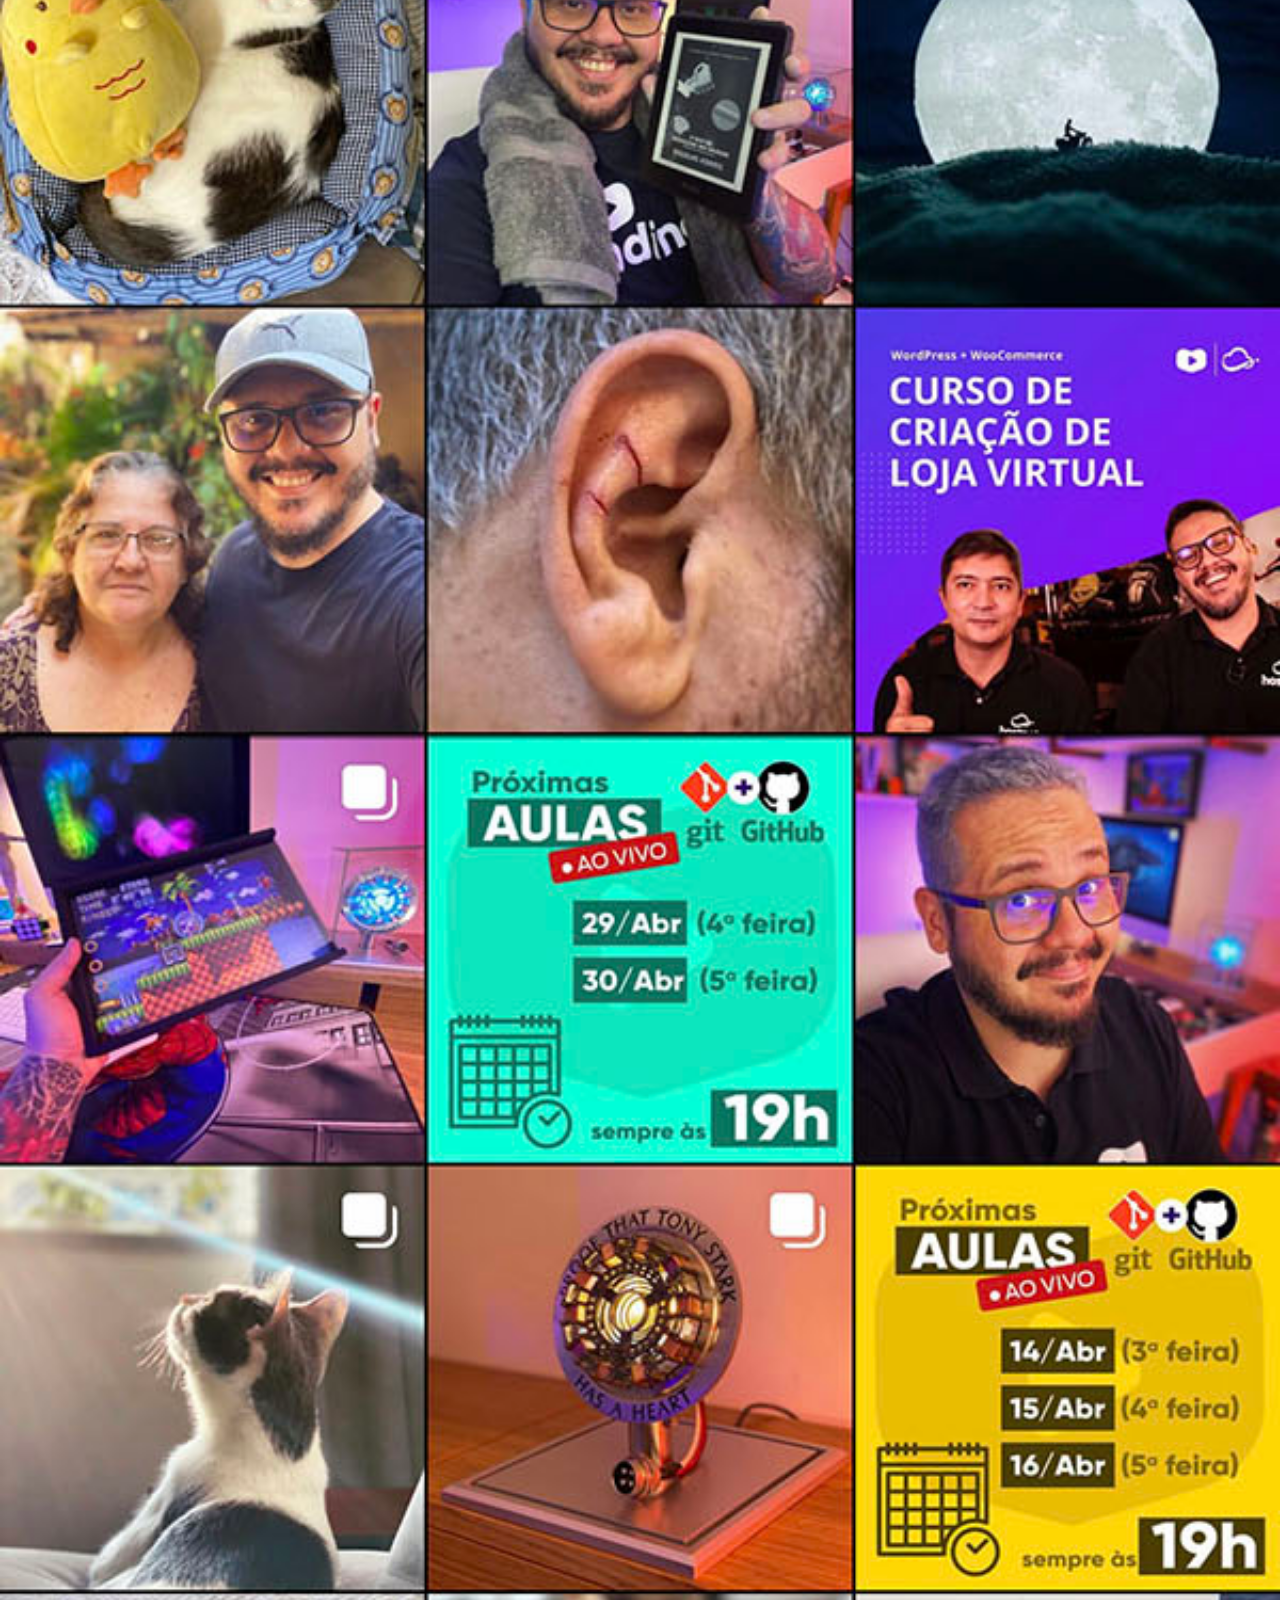
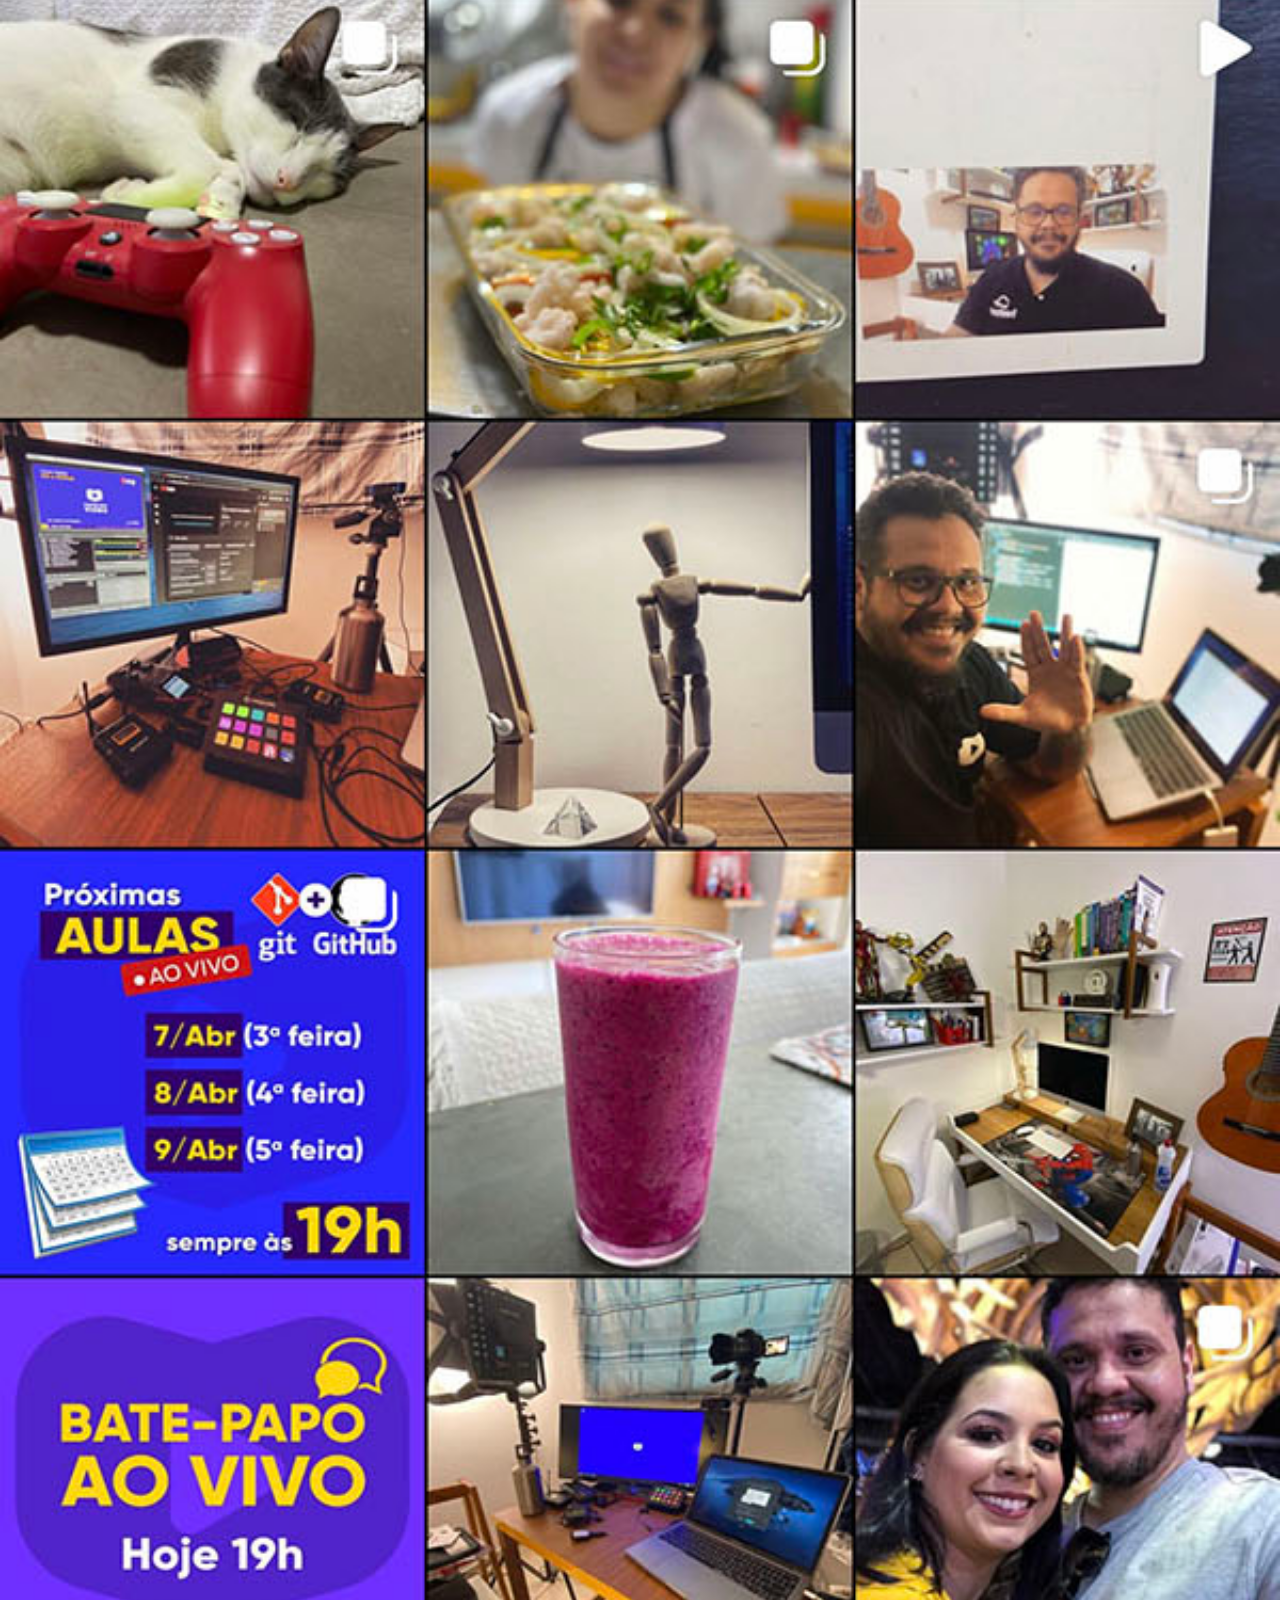
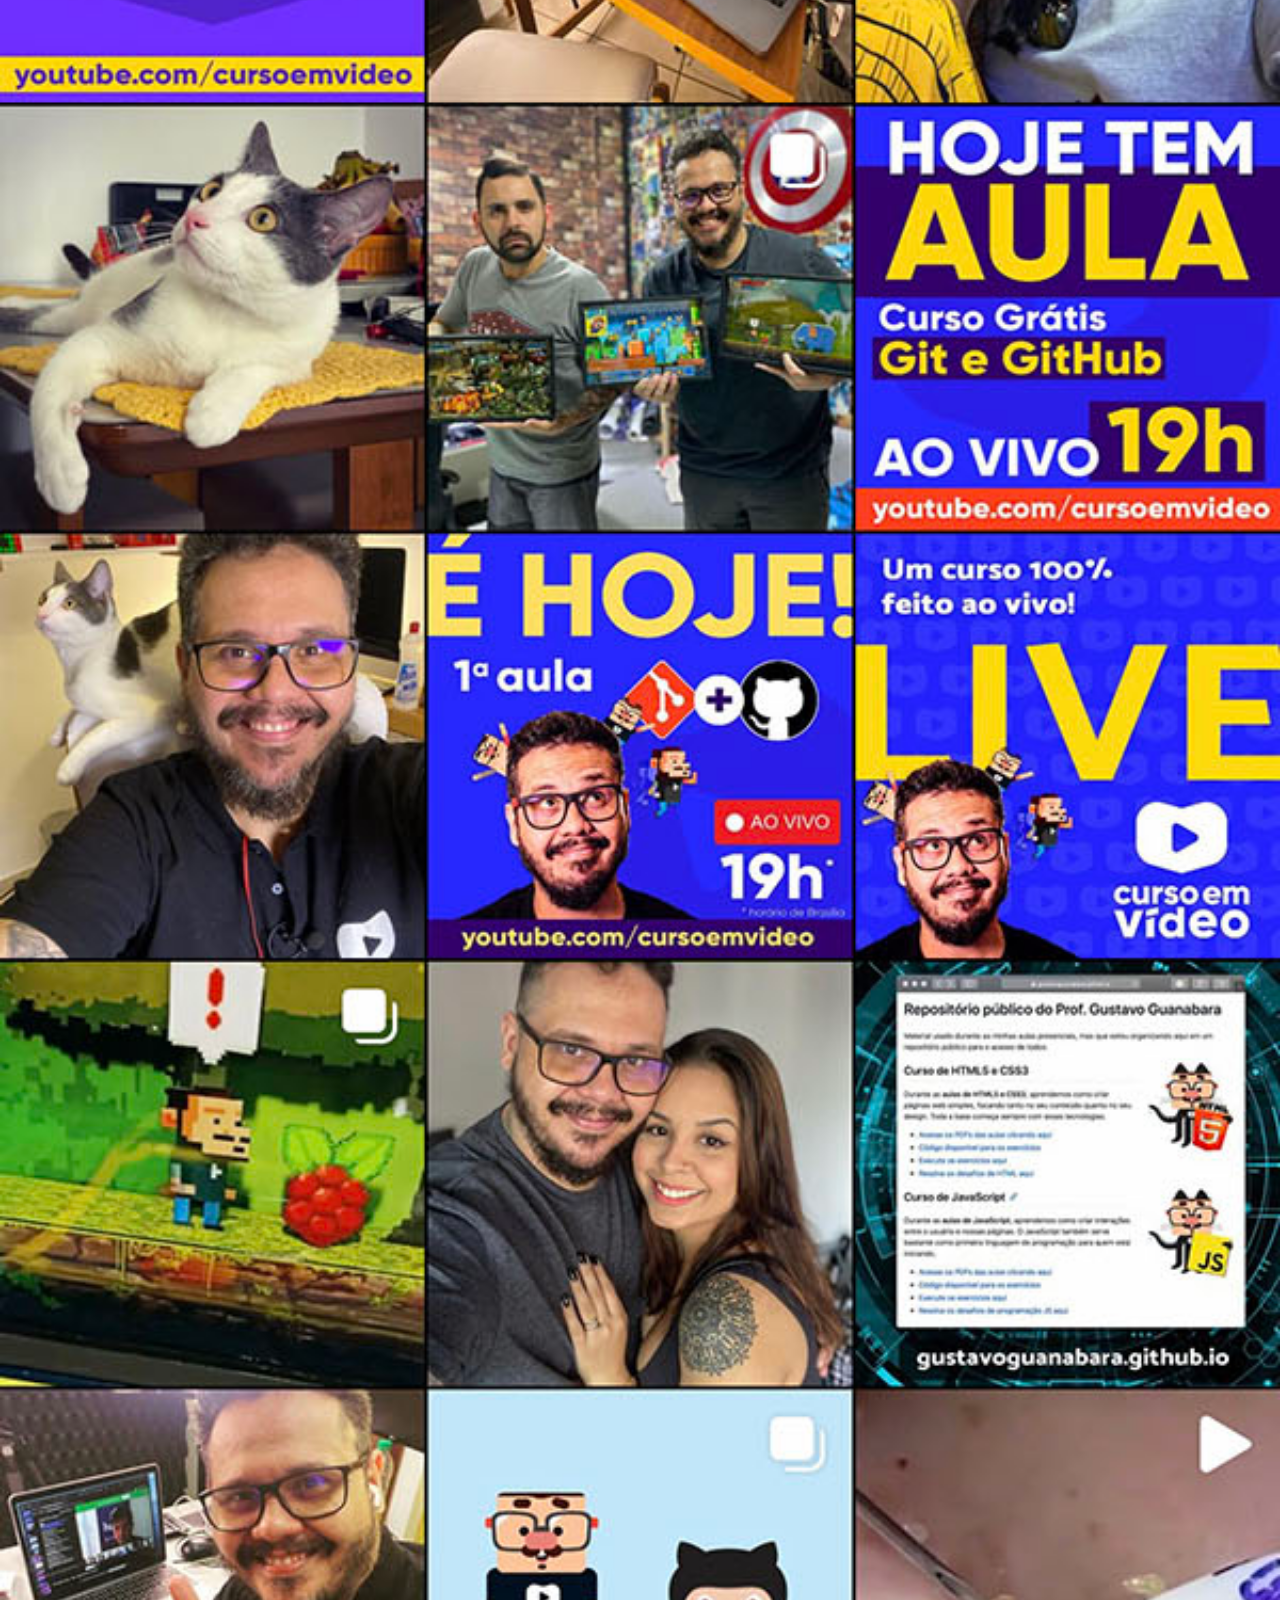
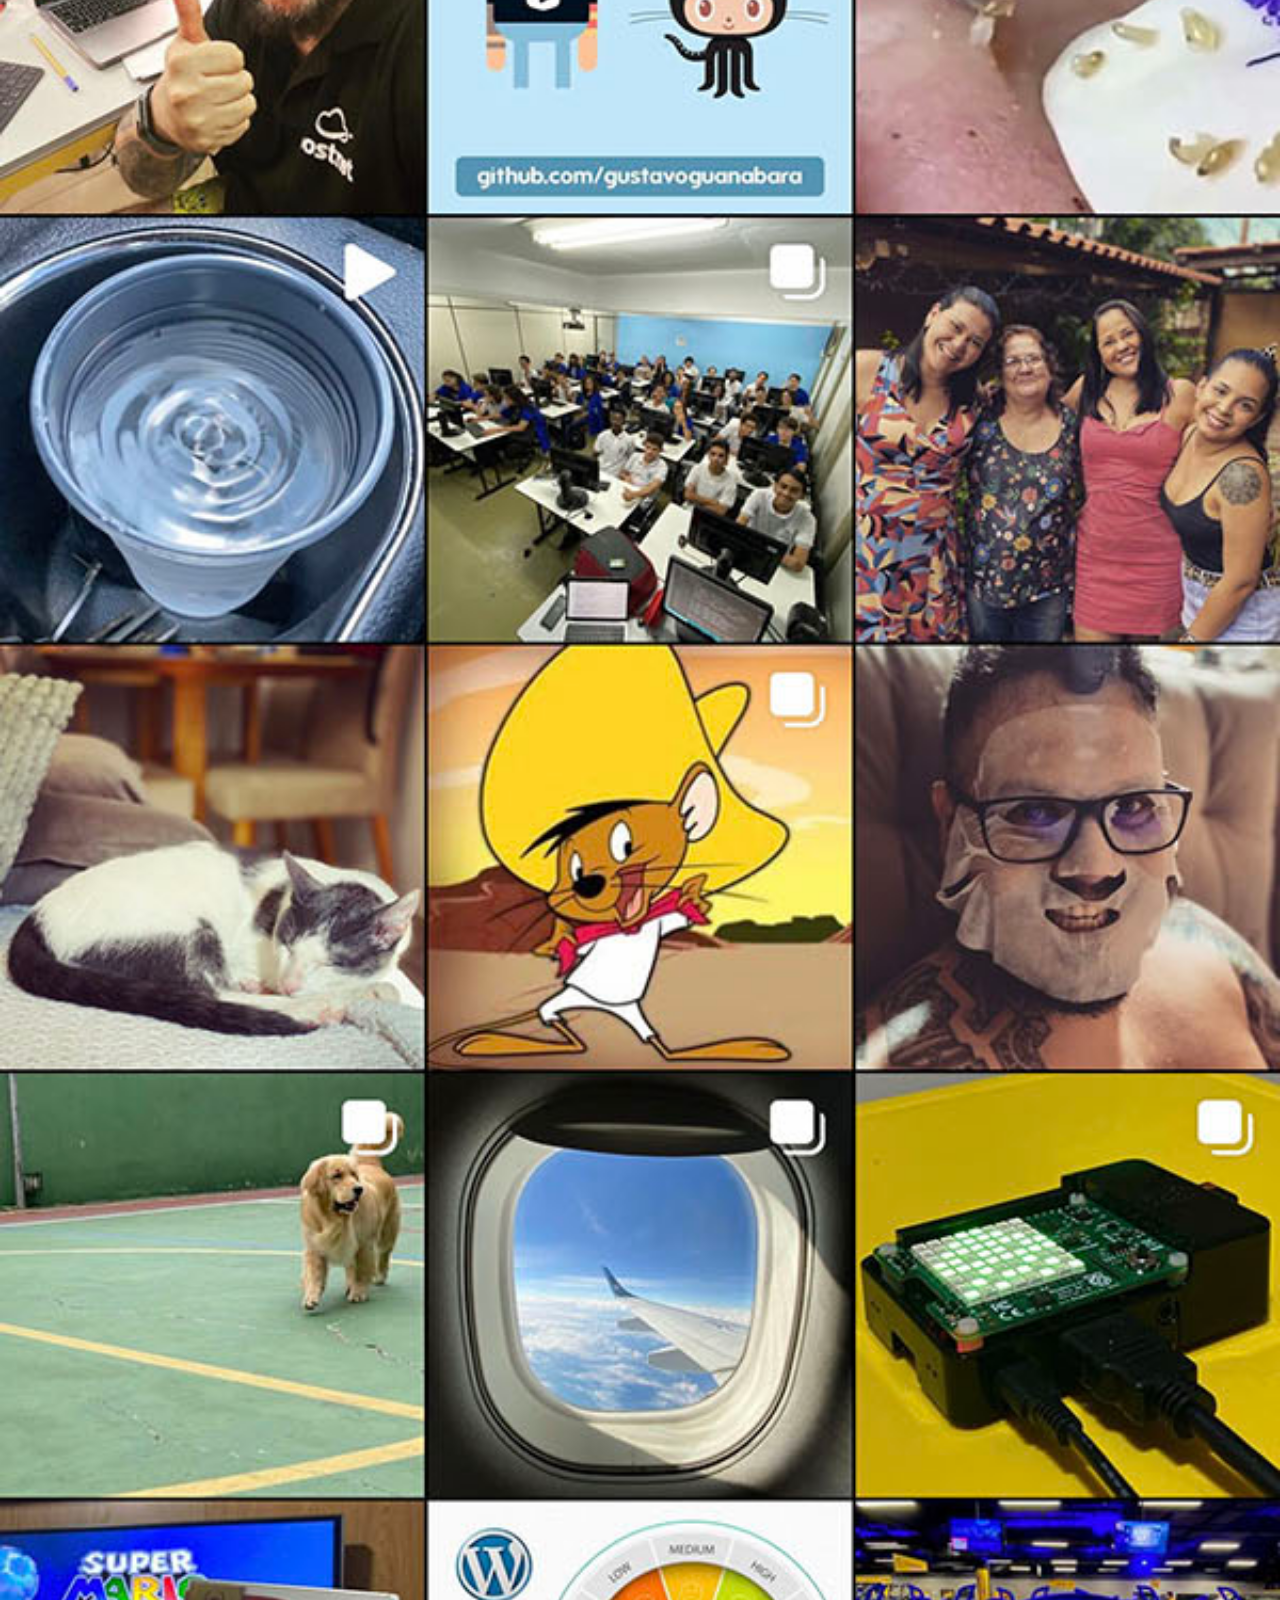
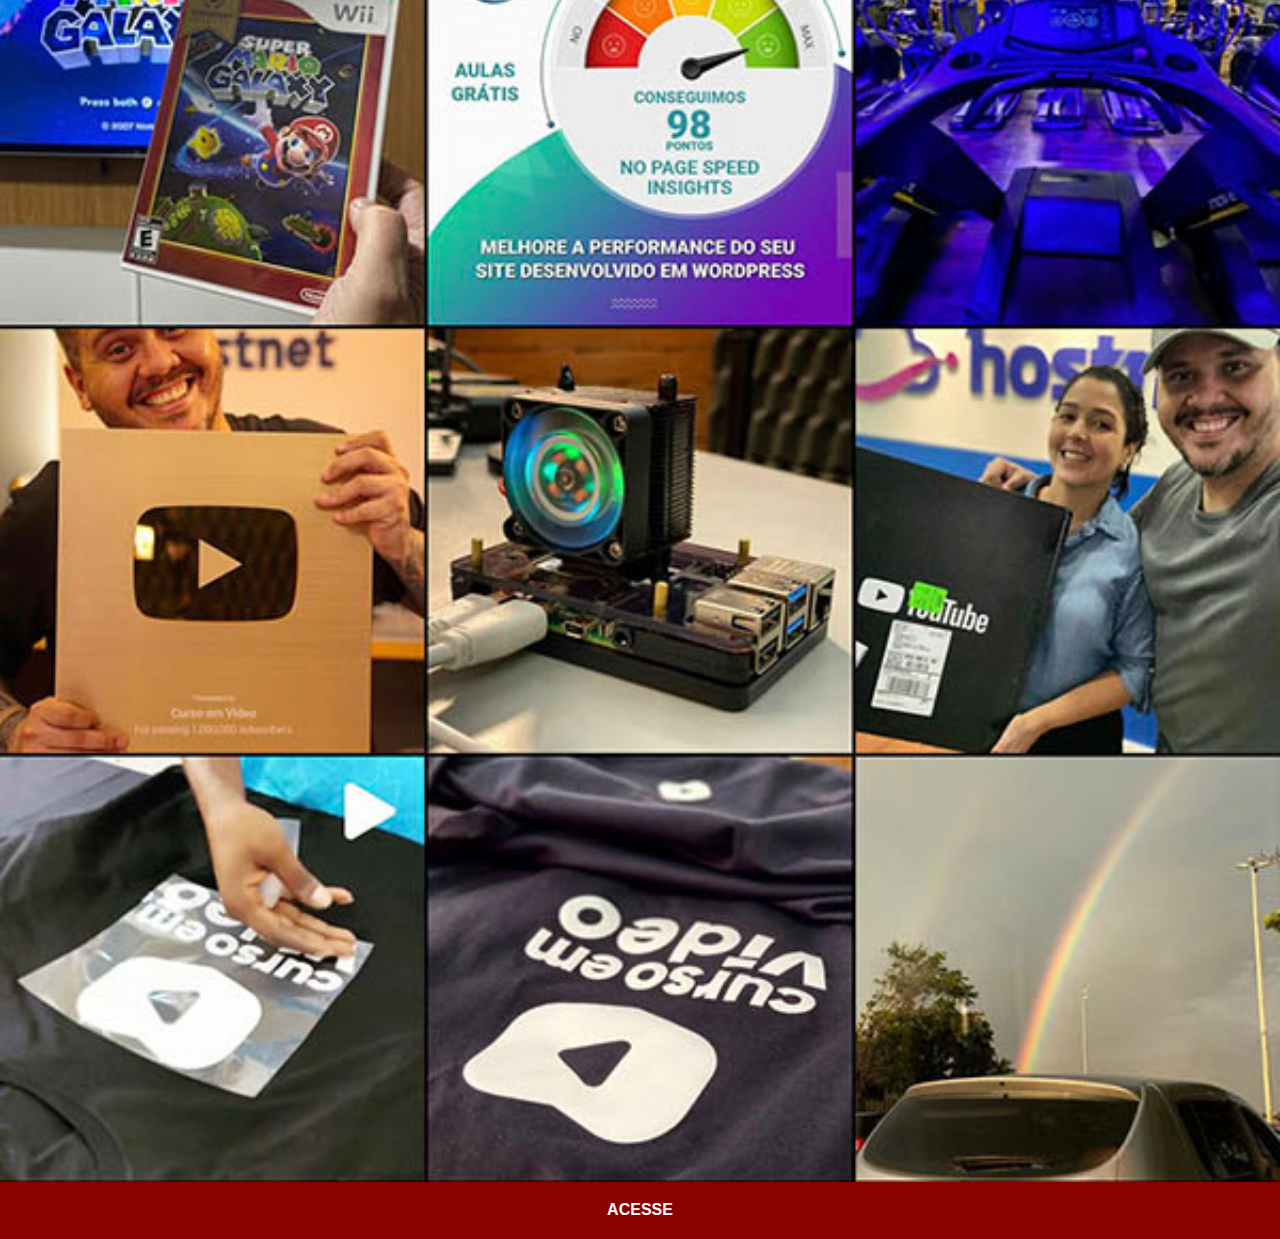
<file: Instagram.html>
<!DOCTYPE html>
<html lang="pt-br">
<head>
    <meta charset="UTF-8">
    <meta http-equiv="X-UA-Compatible" content="IE=edge">
    <meta name="viewport" content="width=device-width, initial-scale=1.0">
    <title>Youtube</title>
    <link rel="stylesheet" href="style002.css">
</head>
<body>
    <img src="imagens/tela-instagram.jpg" alt="Instagram">
    <a href="https://instagram.com.br/" target="_blank">ACESSE</a>
</body>
</html>
</file>
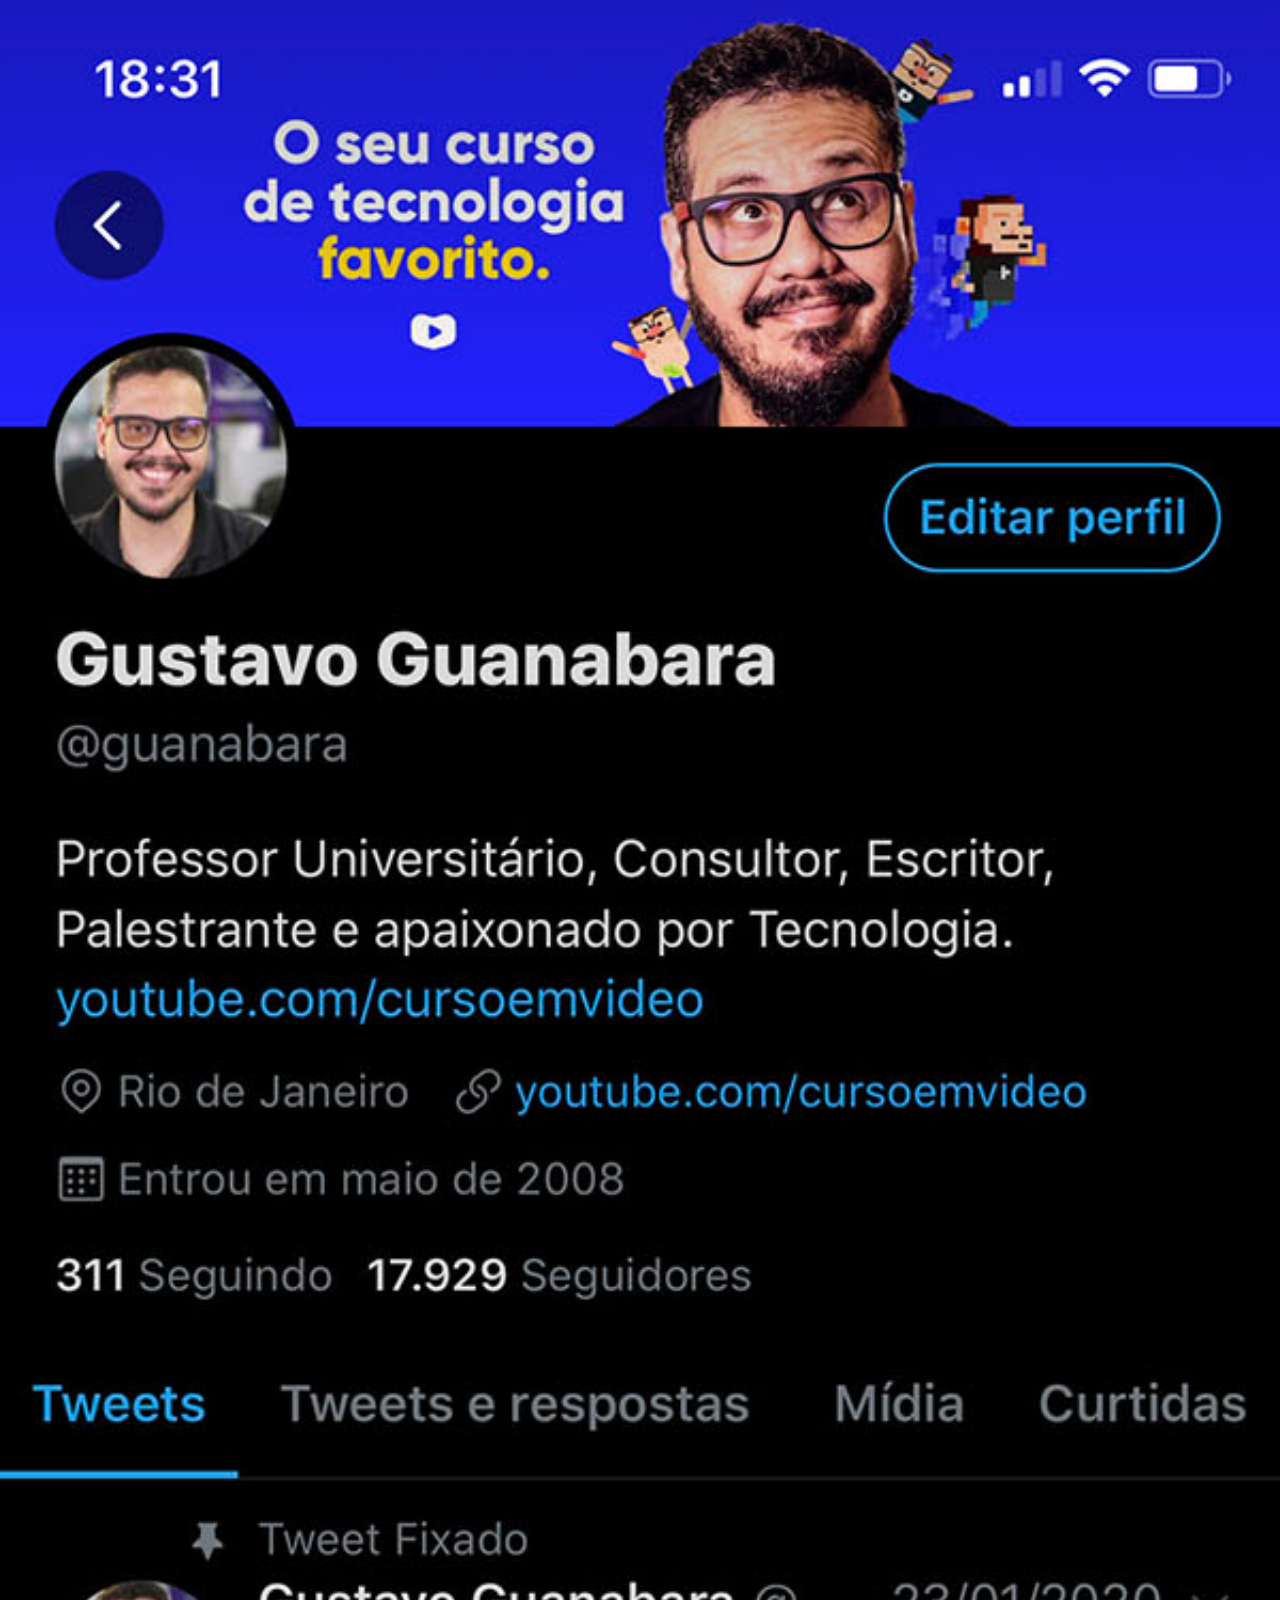
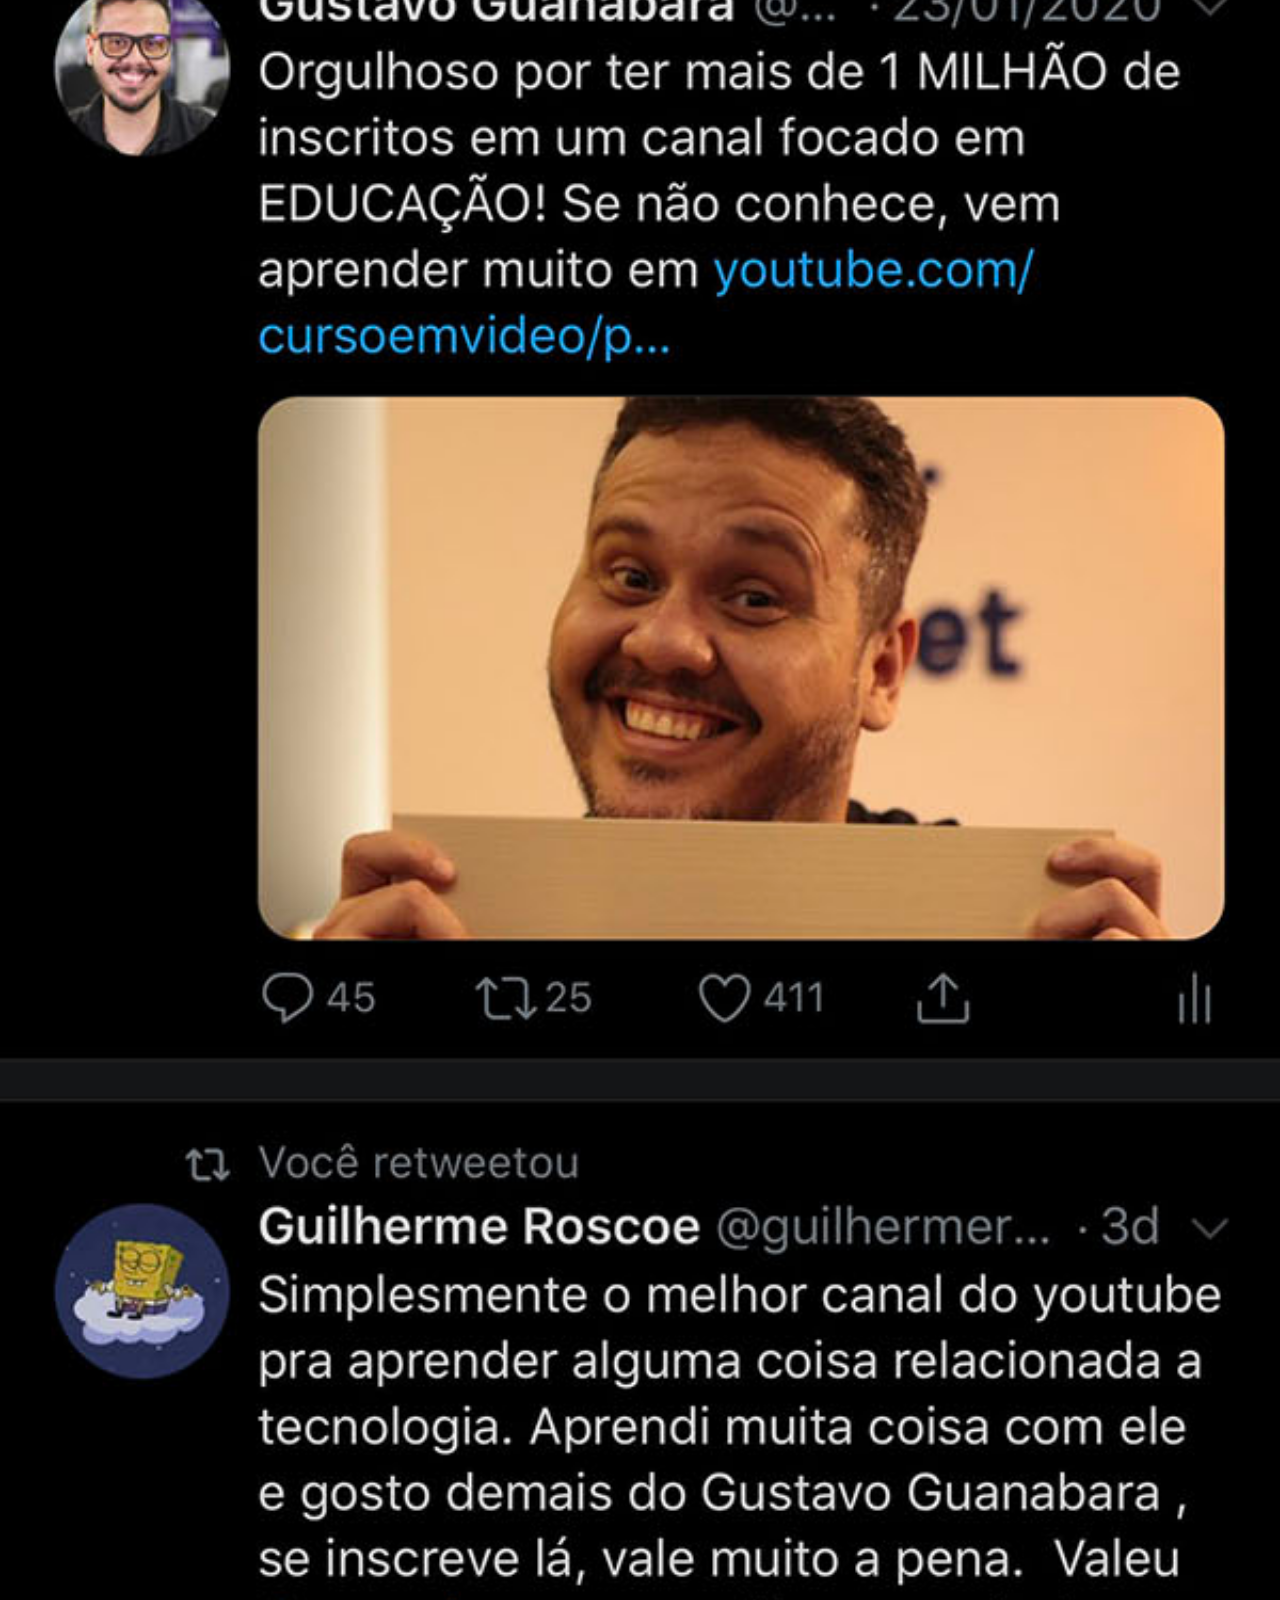
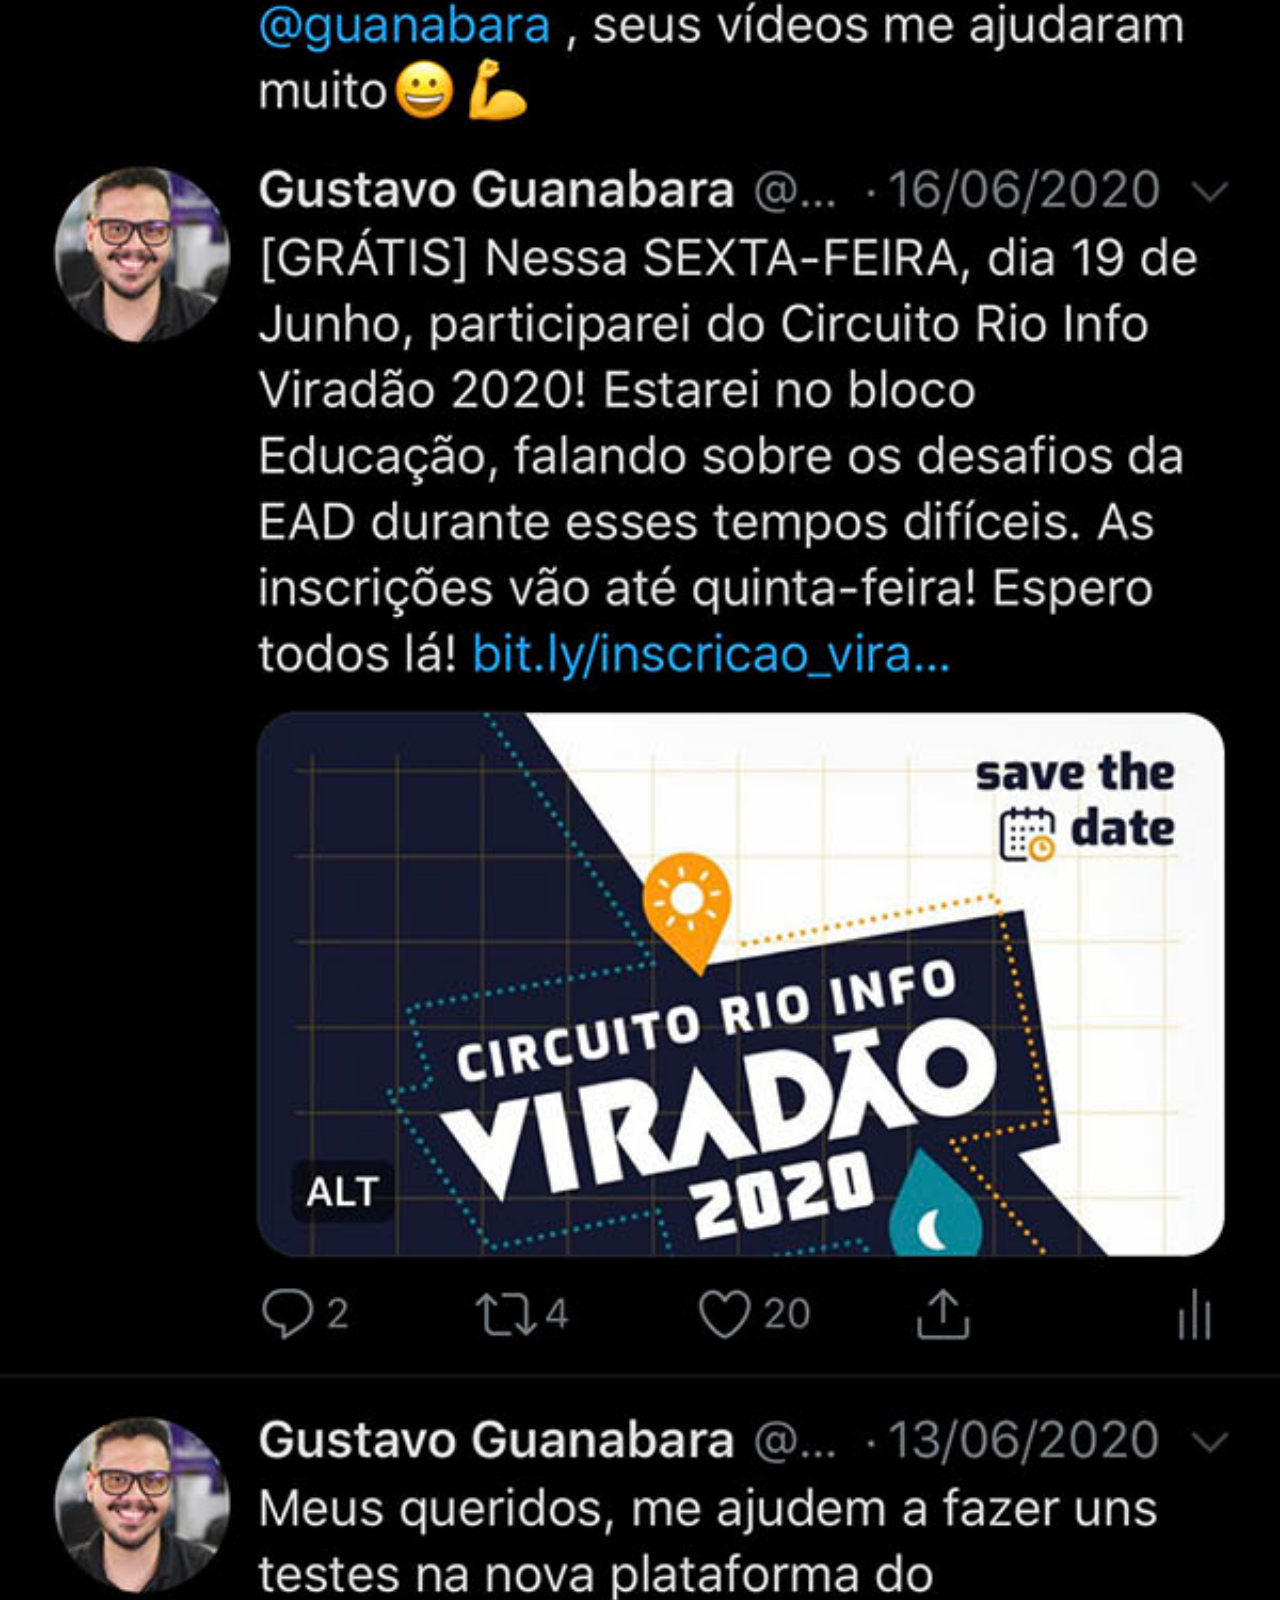
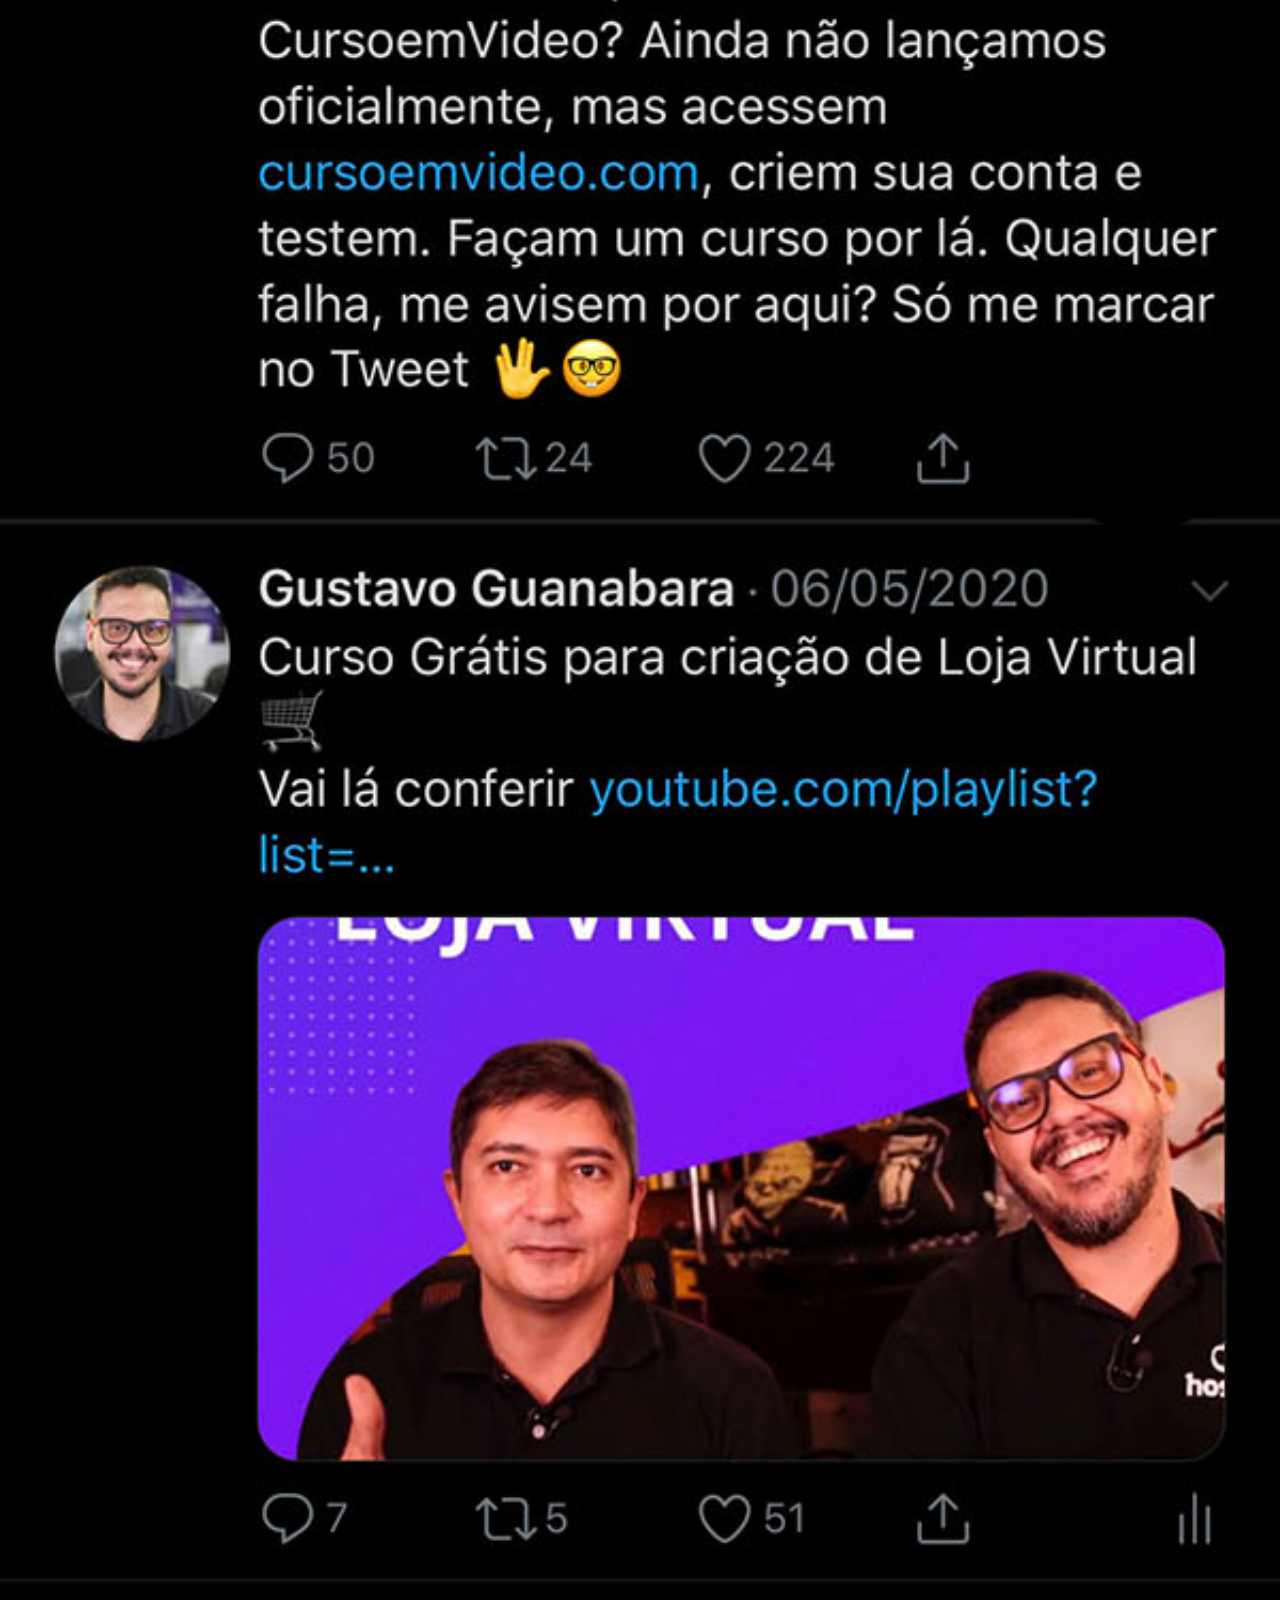
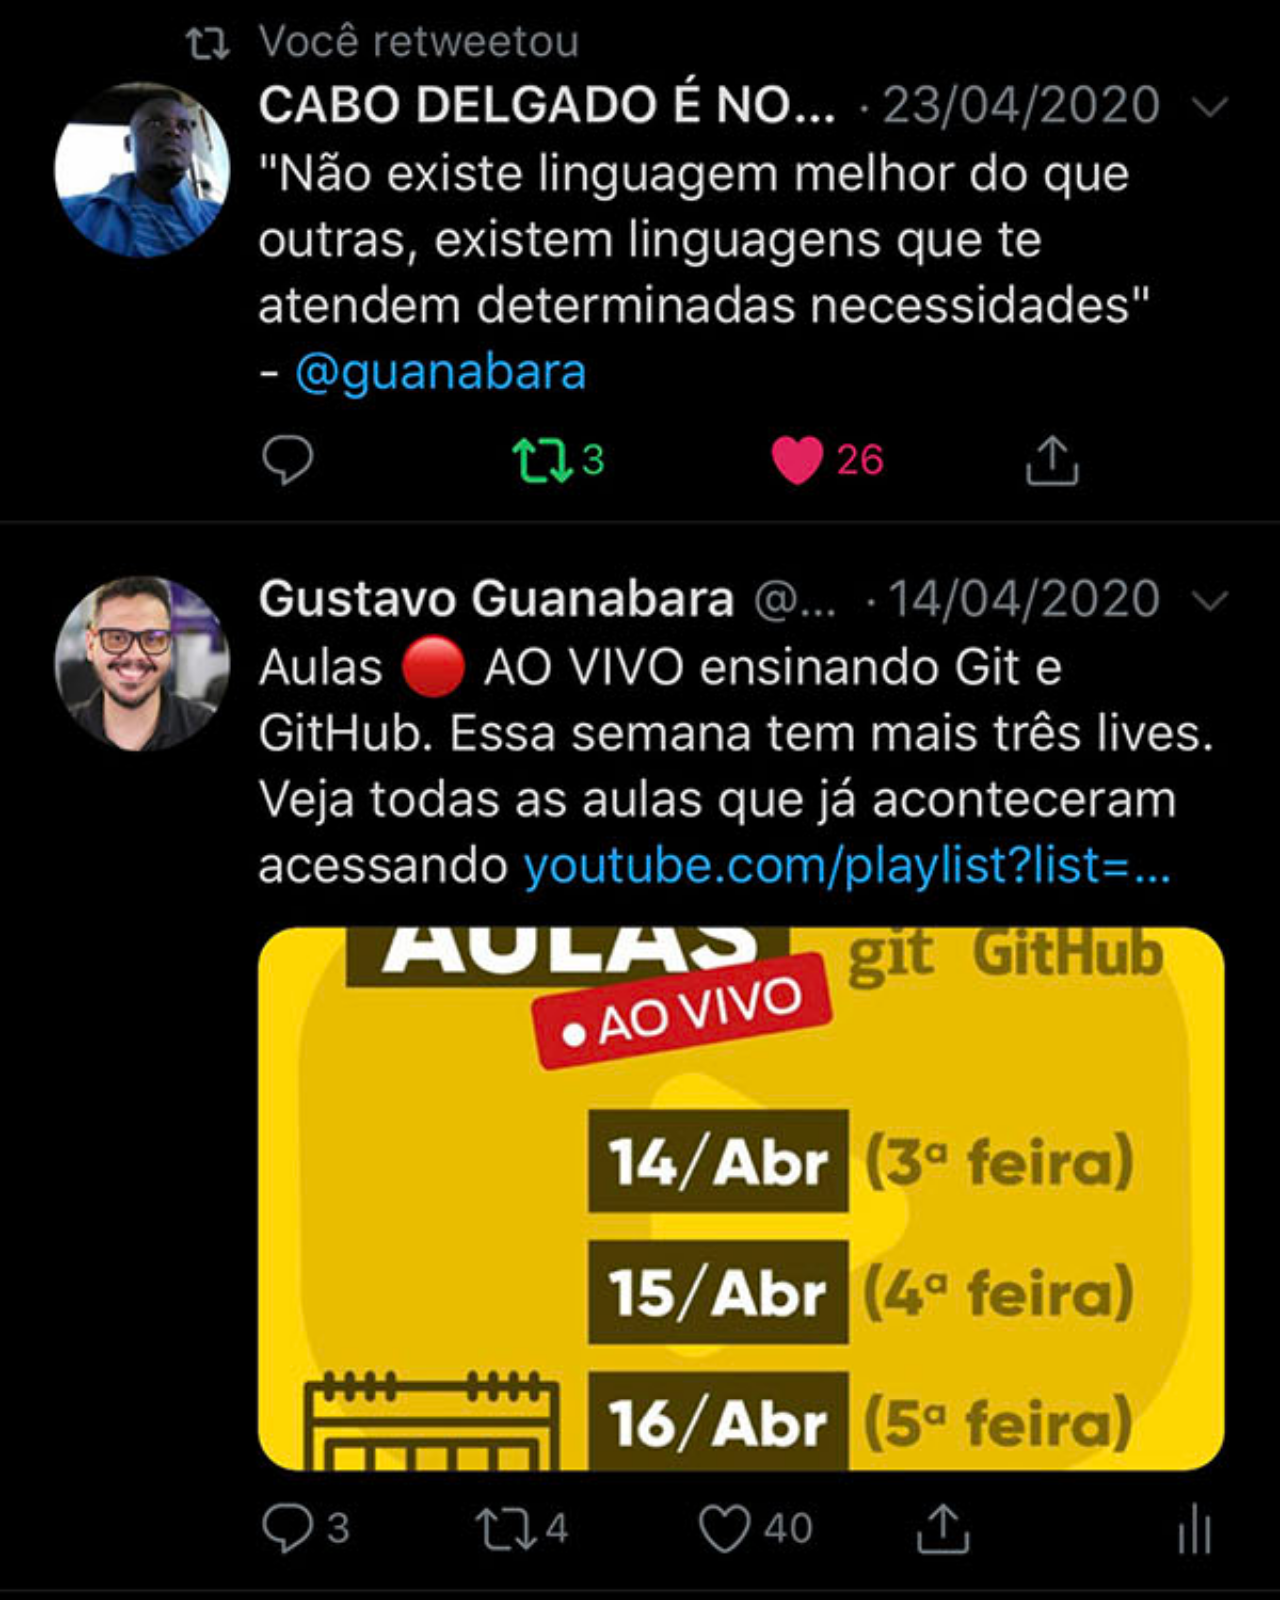
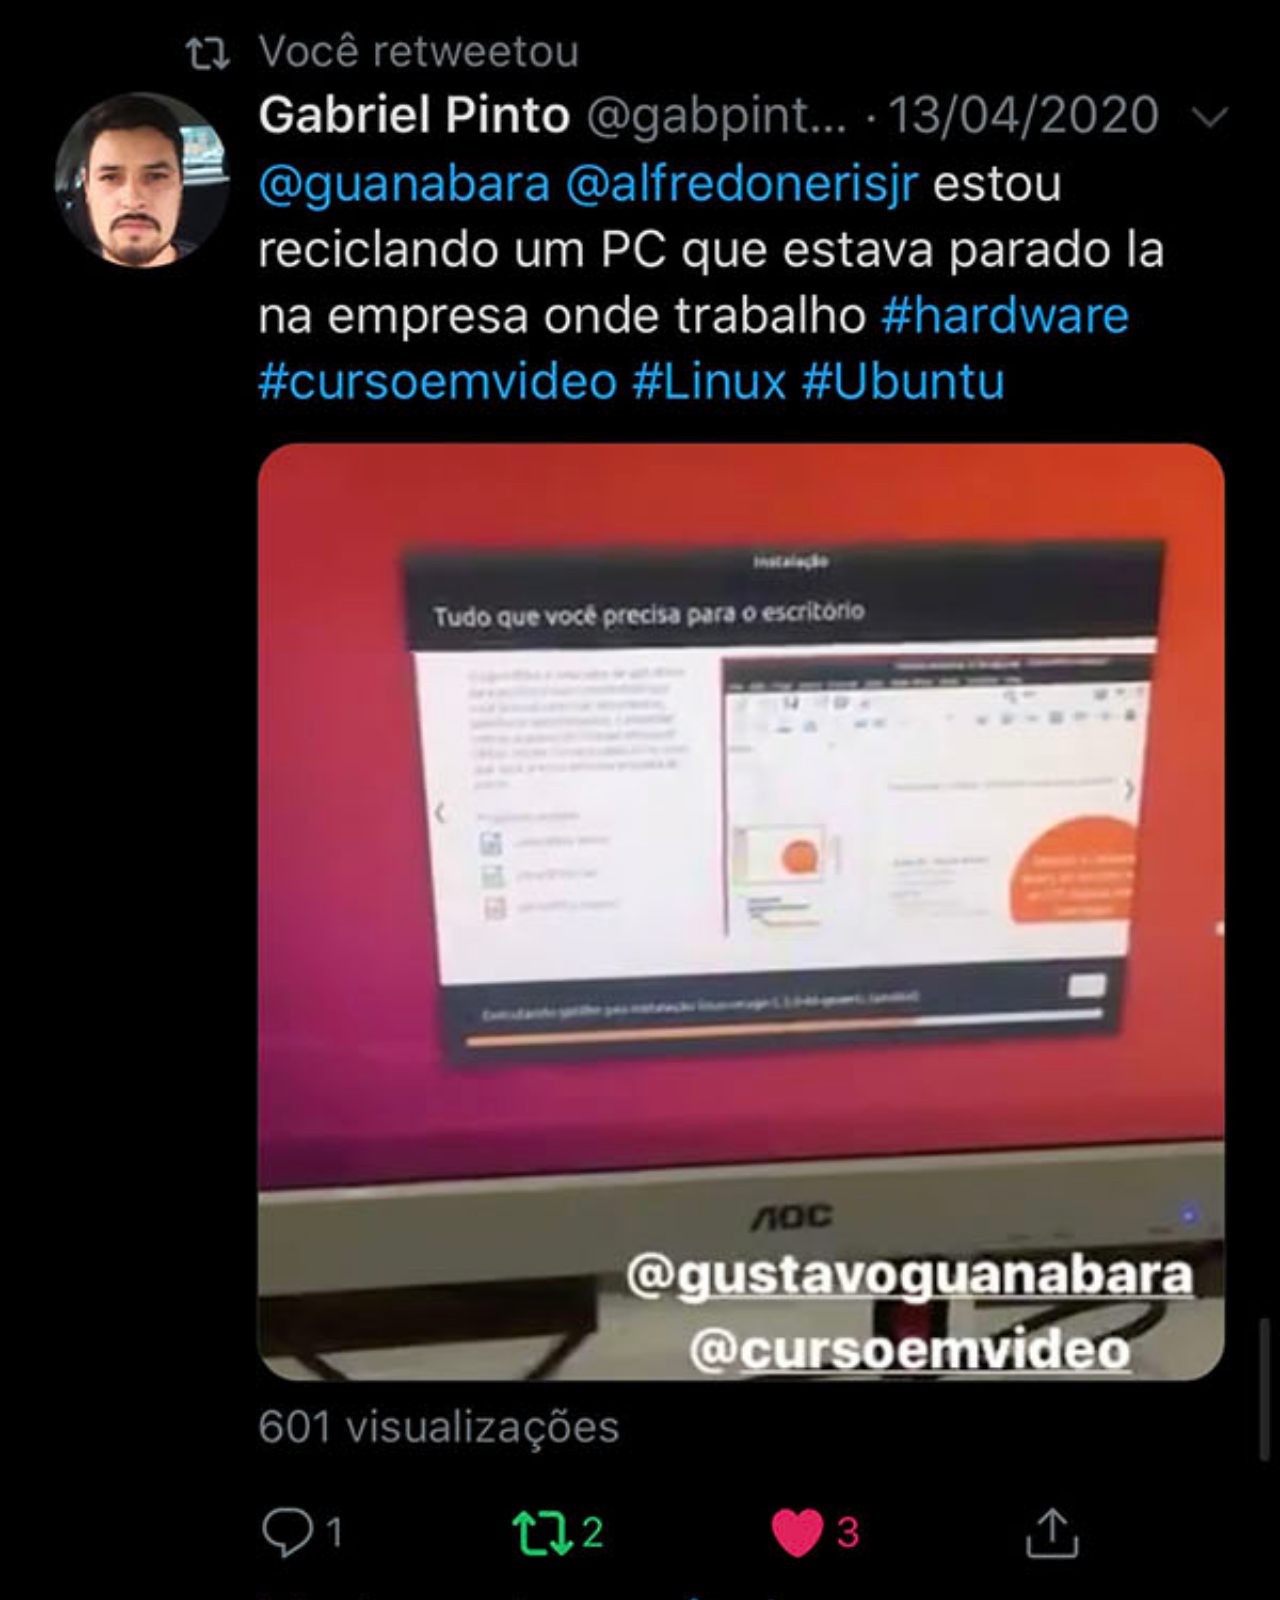
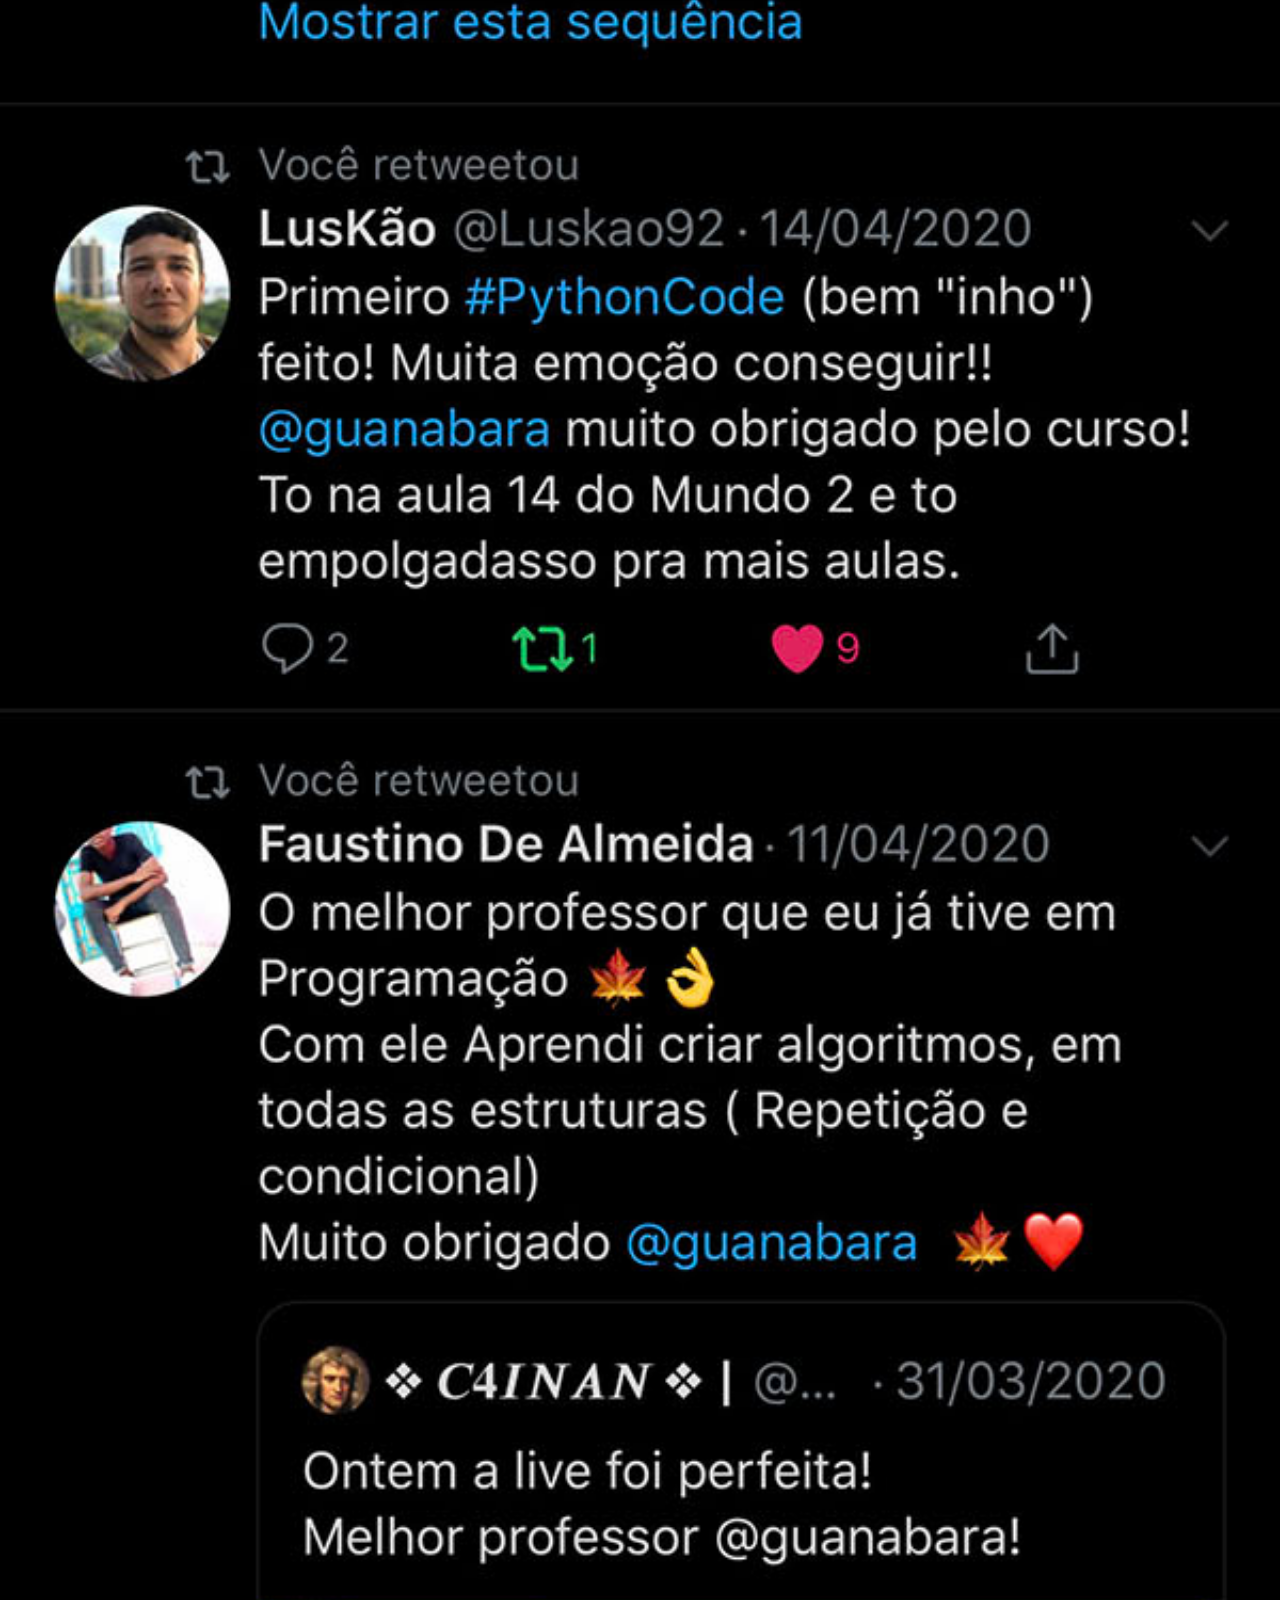
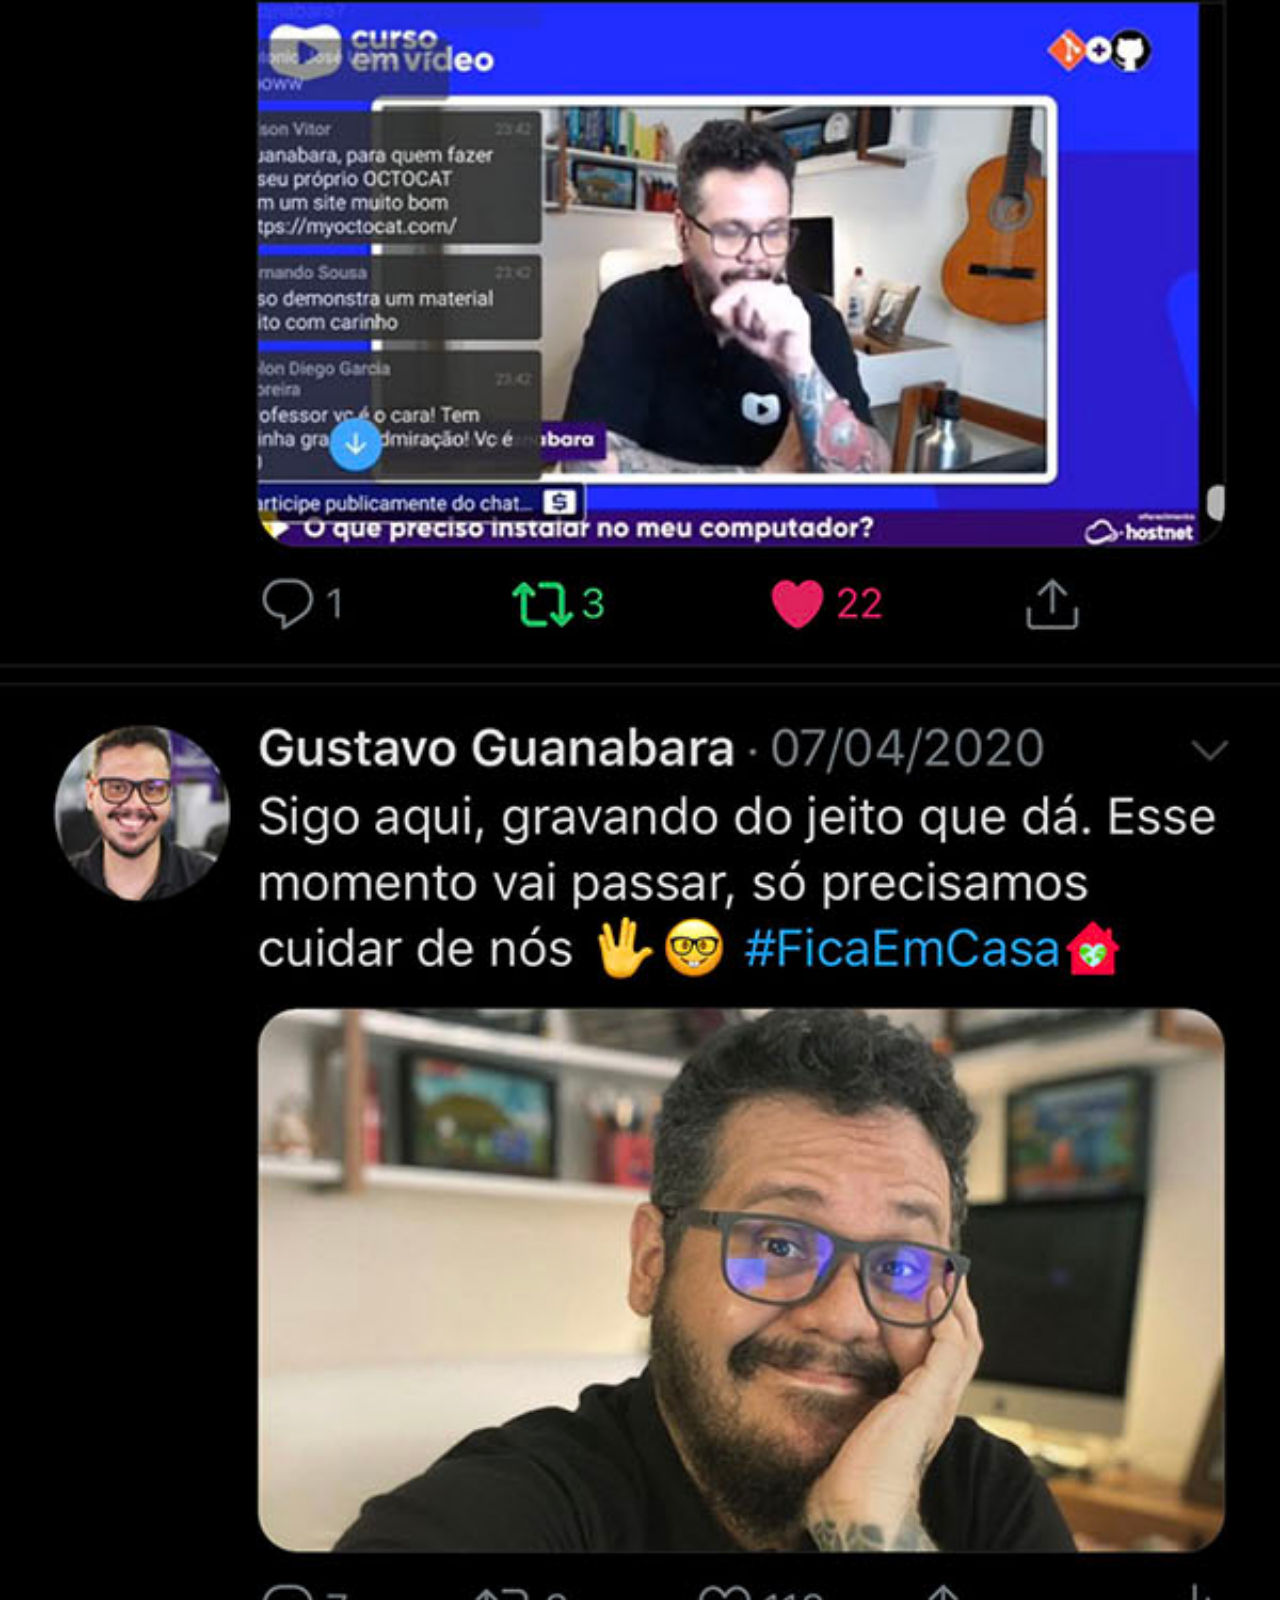
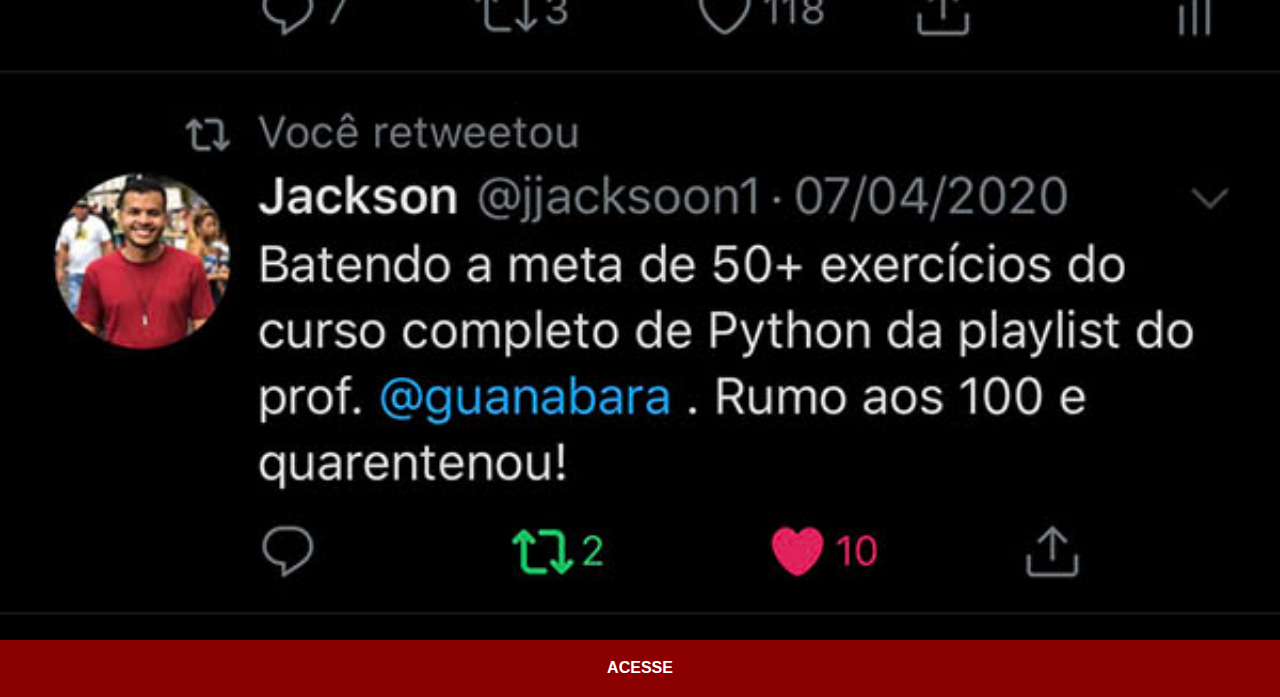
<file: twitter.html>
<!DOCTYPE html>
<html lang="pt-br">
<head>
    <meta charset="UTF-8">
    <meta http-equiv="X-UA-Compatible" content="IE=edge">
    <meta name="viewport" content="width=device-width, initial-scale=1.0">
    <title>Youtube</title>
    <link rel="stylesheet" href="style002.css">
</head>
<body>
    <img src="imagens/tela-twitter.jpg" alt="Twitter">
    <a href="https://twitter.com/_Dan_Almeida_" target="_blank">ACESSE</a>
</body>
</html>
</file>
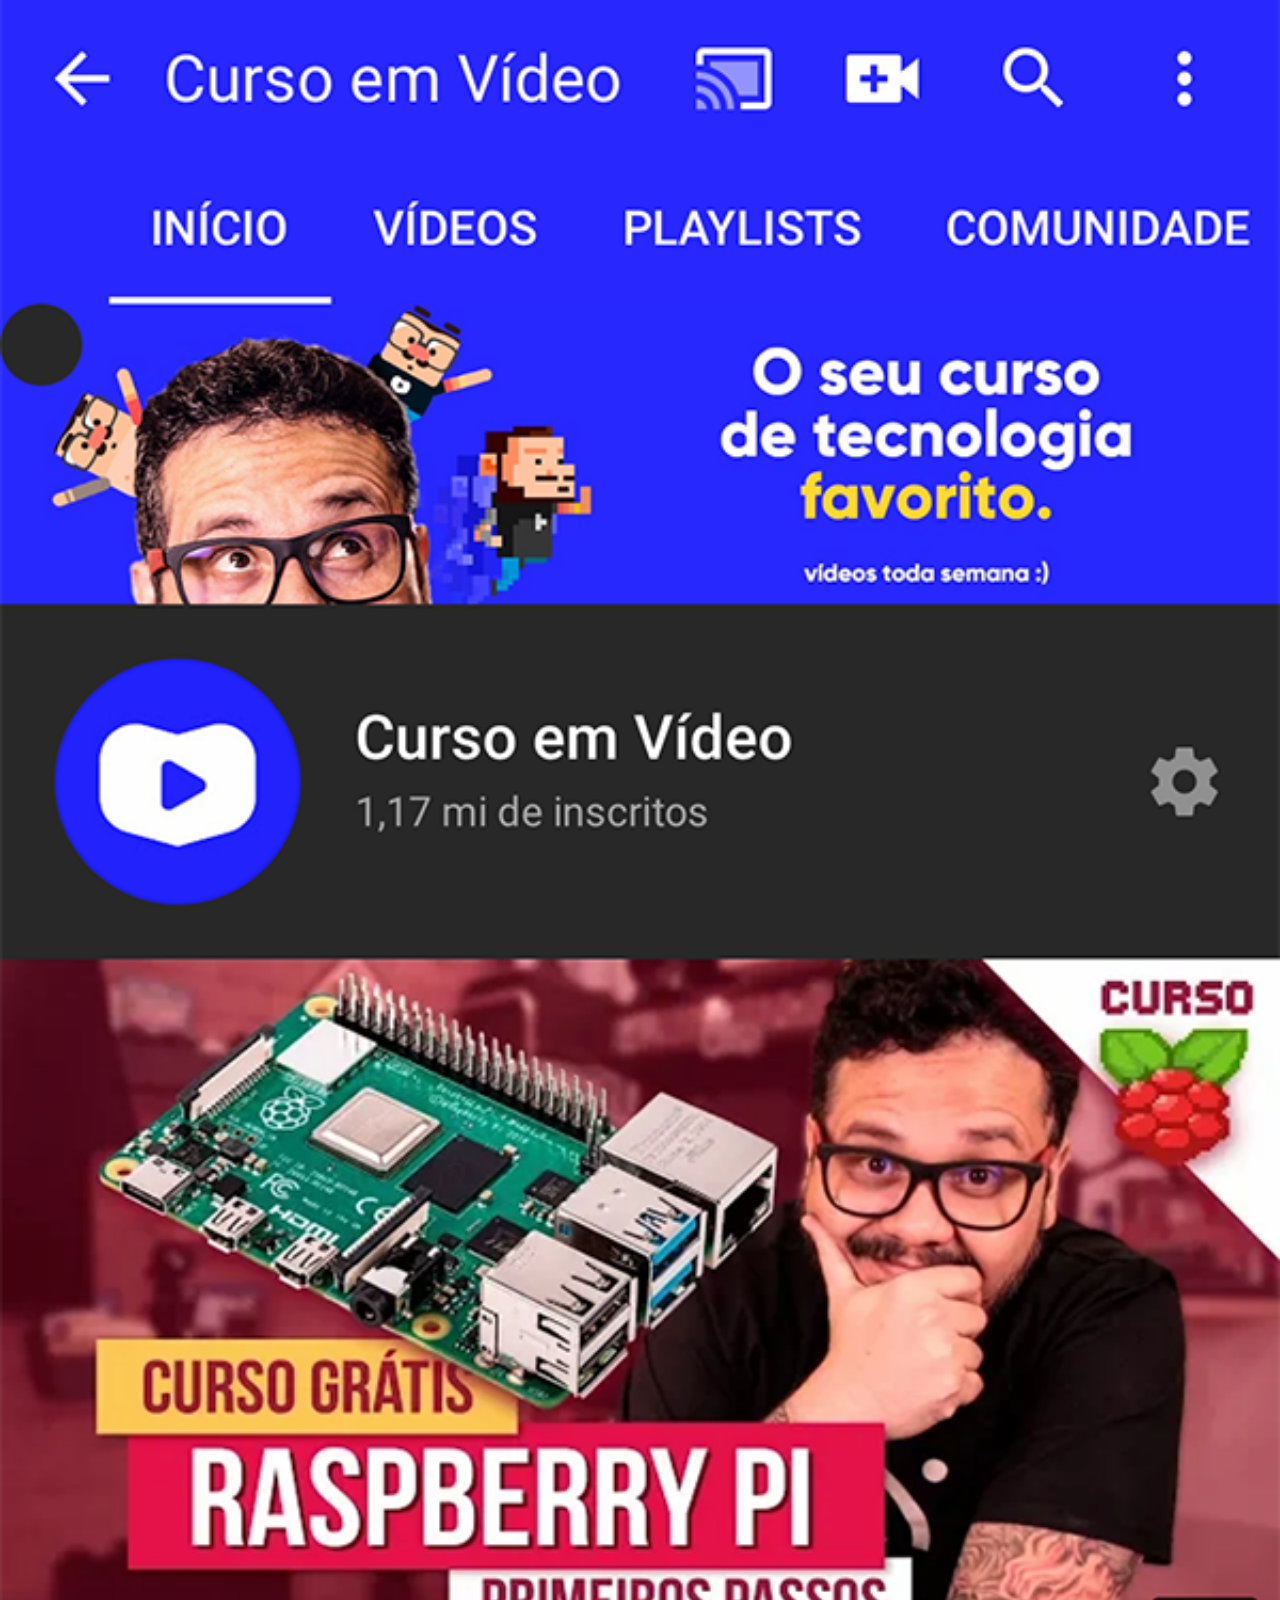
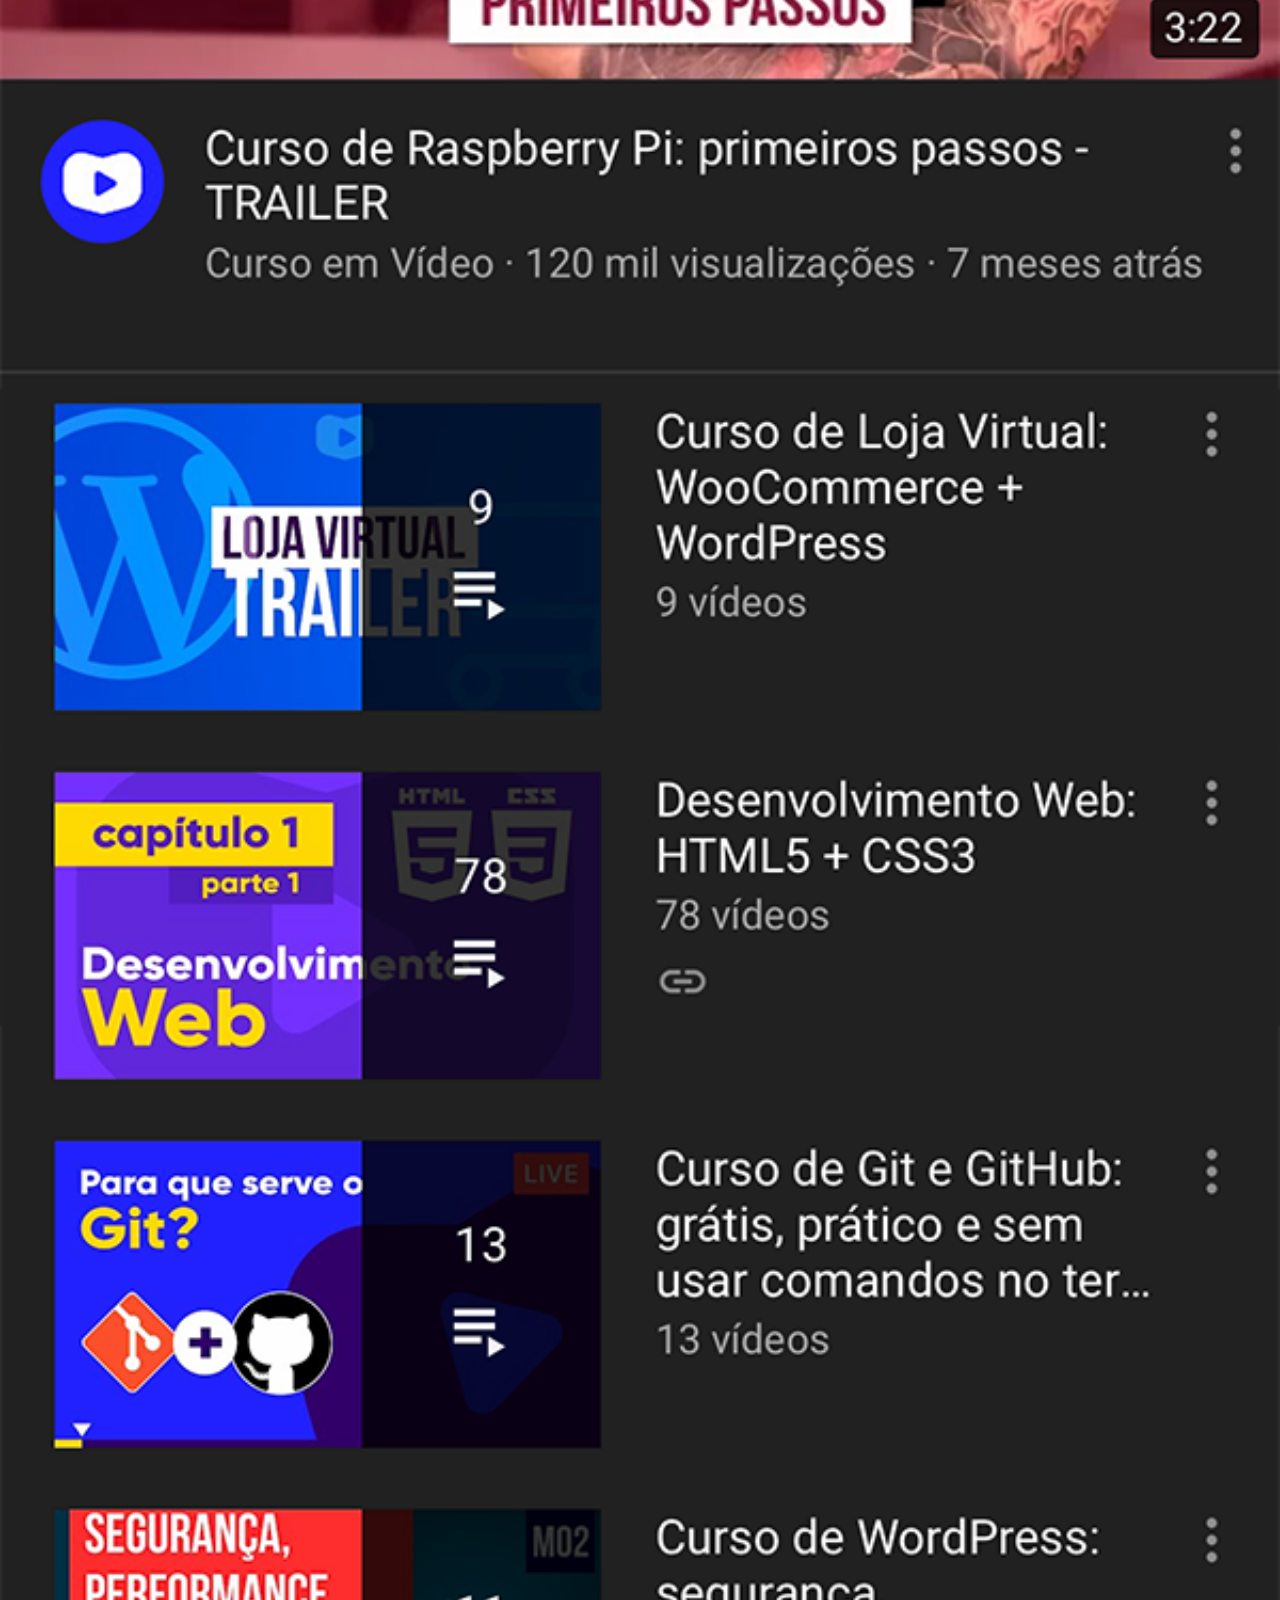
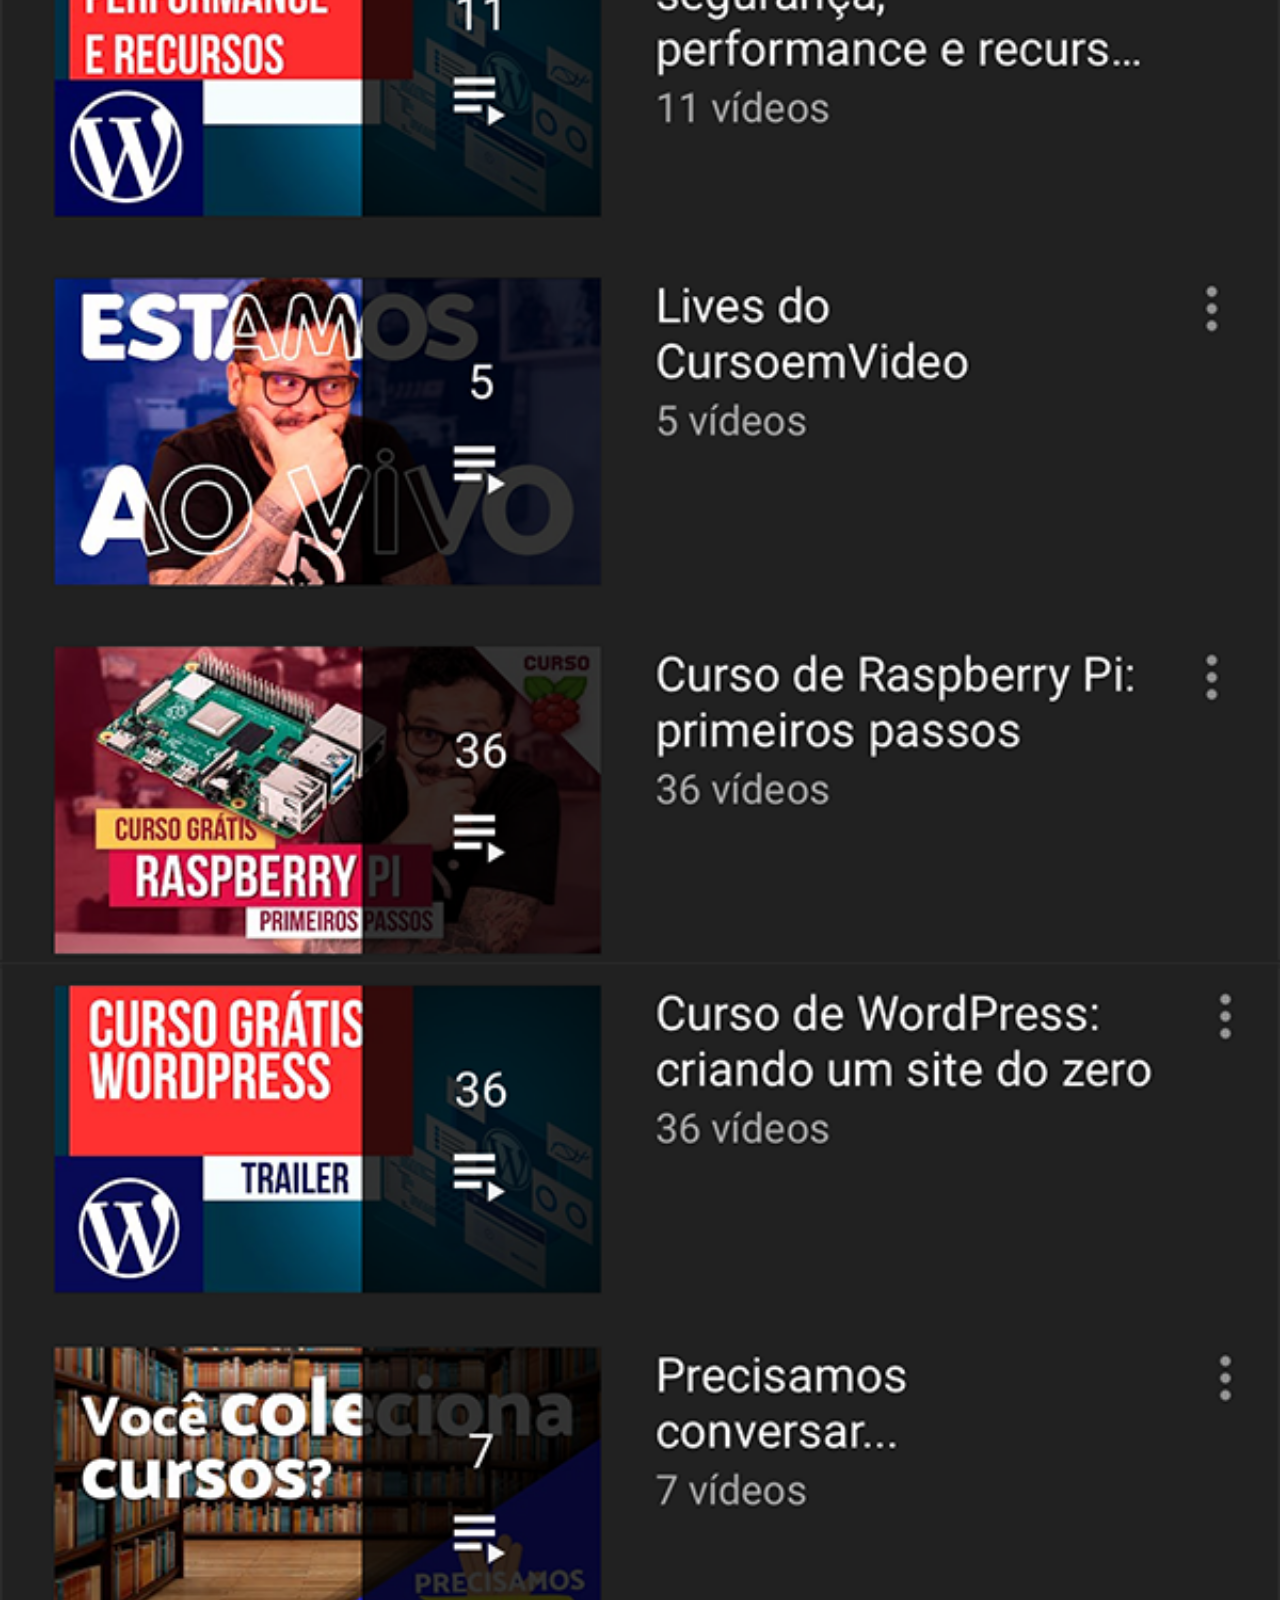
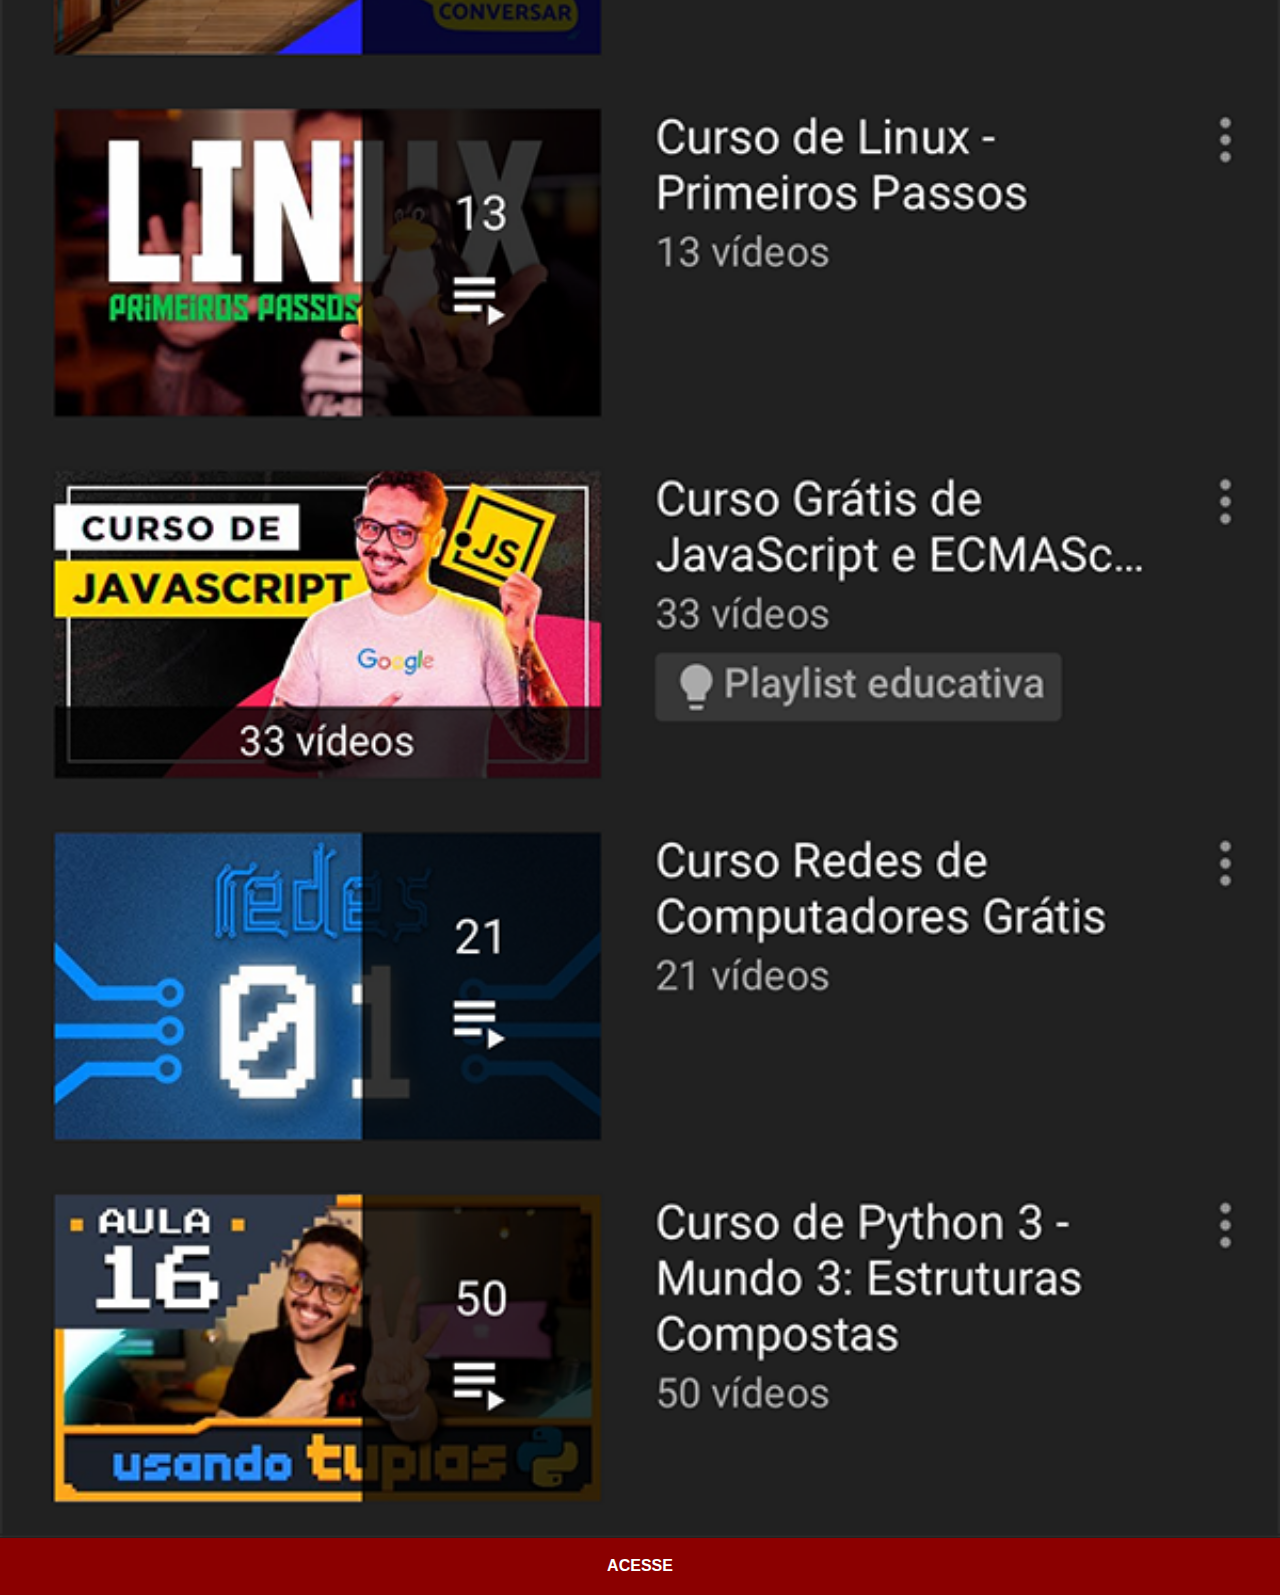
<file: youtube.html>
<!DOCTYPE html>
<html lang="pt-br">
<head>
    <meta charset="UTF-8">
    <meta http-equiv="X-UA-Compatible" content="IE=edge">
    <meta name="viewport" content="width=device-width, initial-scale=1.0">
    <title>Youtube</title>
    <link rel="stylesheet" href="style002.css">
</head>
<body>
    <img src="imagens/tela-youtube.png" alt="Youtube">
    <a href="https://youtube.com.br/" target="_blank">ACESSE</a>
</body>
</html>
</file>
<file: style001.css>
@charset "UTF-8";

* {
    margin: 0px;
    padding: 0px;
    font-family: Arial, Helvetica, sans-serif;
}

html, body {
    height: 100vh;
    width: 100vw;
    background-color: black;
}

body {
    background-image: url(imagens/fundo-madeira.jpg);
    background-position: top center;
    background-repeat: no-repeat;
    background-size: cover; /* Cobrir a tela inteira */
    background-attachment: fixed; /* Fica fixo no fundo */
}

main {
    position: relative;
    height: 100vh;

}

section#telefone {
    position: absolute;
    left: 50%;
    top: 50%;
    transform: translate(-50%, -50%);

    height: 627px;
    width: 311px;
    background: url('./imagens/frame-iphone.png') no-repeat;
}

section#redes-sociais {
    text-align: right;
}

section#redes-sociais img {
    width: 50px;
    margin: 10px;
    border-radius: 50%;
    box-shadow: 2px 2px 5px rgba(0, 0, 0, 0.404);
    box-sizing: border-box; /* p/ a borda fazer parte da caixa p/ não mover os outros icones quando passar o mouse em cima com o hover */
}

section#redes-sociais img:hover {
    border: 2px solid rgba(255, 255, 255, 0.61);
    transform: translate(-3px, -3px); /* P/ movimentar */
    box-shadow: 5px 5px 10px rgba(0, 0, 0, 0.623);
    transition: transform 0.3s, border 1s; /* Tempo de transição */
}

iframe#tela {
    position: relative;
    top: 80px;
    left: 22px;
    width: 100px;
    height: 471px;
    width: 266px;
}
</file>
<file: style002.css>
@charset "UTF-8";


*{
        margin: 0px;
        padding: 0px;
        font-family: Arial, Helvetica, sans-serif;
    }

    /* Esconder a barra de rolagem */
    ::-webkit-scrollbar {
        width: 0px;
        height: 0px;
    }

    img {
        width: 100vw;
    }

    a {
        display: block; /* Para a Caixa do A ficar embaixo da img */
        background-color: darkred;
        padding: 20px;
        text-align: center;
        font-weight: bolder;
        text-decoration: none;
        color: white;
        margin-top: -5px;
    }

    body {
        width: 100vw;
        height: 100vh;
        background-size: cover;
    }

    a:hover {
        background-color: rgb(255, 40, 40);
    }
</file>
